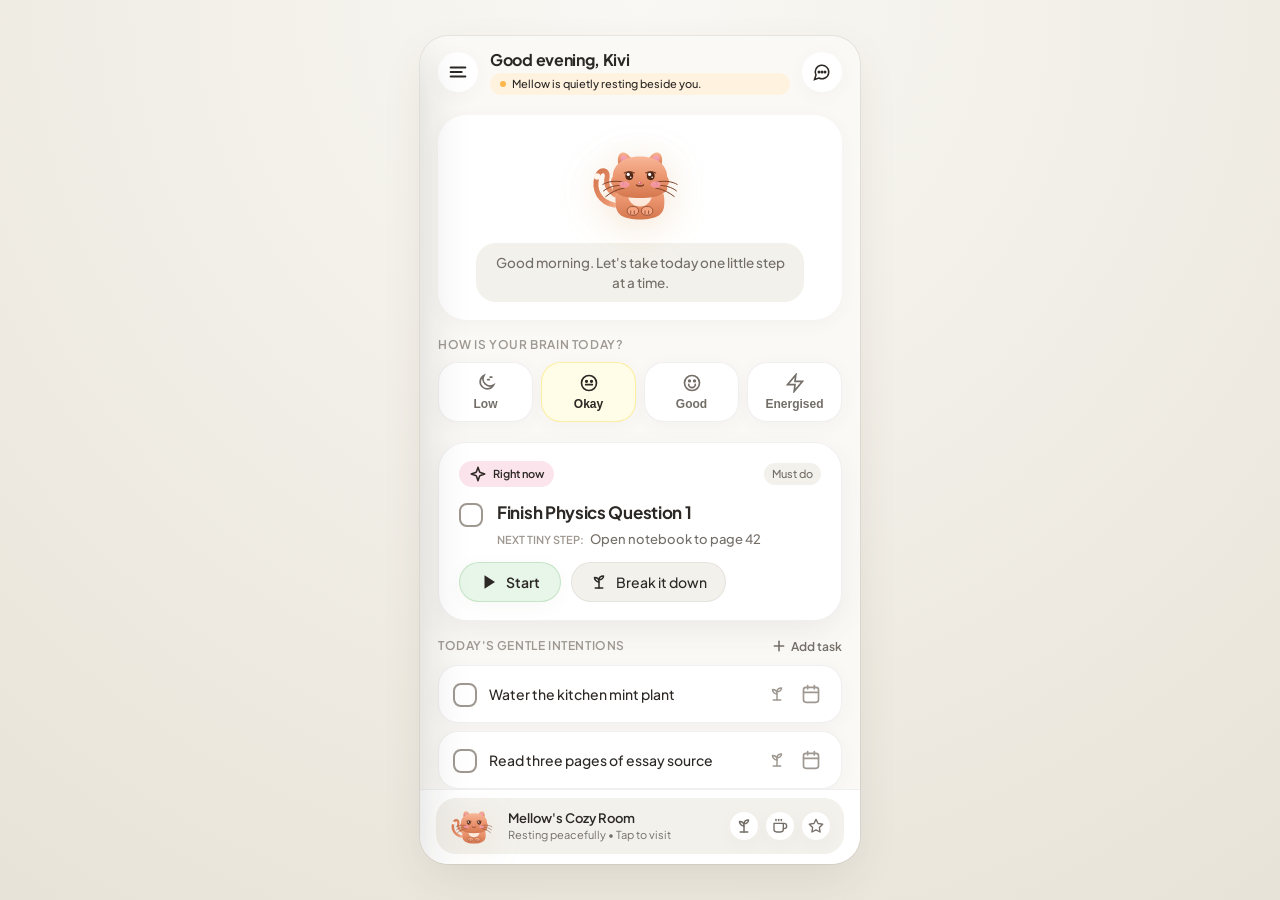
<file: index.html>
<!DOCTYPE html>
<html lang="en">
<head>
  <meta charset="UTF-8">
  <meta name="viewport" content="width=device-width, initial-scale=1.0, maximum-scale=1.0, user-scalable=no, viewport-fit=cover">
  <title>Mellow — Productivity that works for you</title>
  <link rel="preconnect" href="https://fonts.googleapis.com">
  <link rel="preconnect" href="https://fonts.gstatic.com" crossorigin>
  <link href="https://fonts.googleapis.com/css2?family=Plus+Jakarta+Sans:wght@400;500;600;700&display=swap" rel="stylesheet">
  <link rel="stylesheet" href="css/style.css">
</head>
<body>

 
  <div class="mobile-outer-wrapper">

    <svg aria-hidden="true" style="position: absolute; width: 0; height: 0; overflow: hidden; pointer-events: none;">
      <defs>
        <linearGradient id="catFurGrad" x1="0%" y1="0%" x2="0%" y2="100%">
          <stop offset="0%" stop-color="#F8B696"/>
          <stop offset="55%" stop-color="#E9926B"/>
          <stop offset="100%" stop-color="#D4774E"/>
        </linearGradient>
        <linearGradient id="catChestGrad" x1="0%" y1="0%" x2="0%" y2="100%">
          <stop offset="0%" stop-color="#FFF4ED"/>
          <stop offset="100%" stop-color="#FDE5D5"/>
        </linearGradient>
        <linearGradient id="catEarInner" x1="0%" y1="0%" x2="0%" y2="100%">
          <stop offset="0%" stop-color="#F6A8B9"/>
          <stop offset="100%" stop-color="#EA8A9F"/>
        </linearGradient>
        <linearGradient id="catTailGrad" x1="0%" y1="0%" x2="100%" y2="100%">
          <stop offset="0%" stop-color="#D4774E"/>
          <stop offset="70%" stop-color="#E9926B"/>
          <stop offset="100%" stop-color="#F8B696"/>
        </linearGradient>
      </defs>
    </svg>

    <div class="mobile-device-shell">
      
    
      <div id="auth-screen-overlay" class="auth-screen-overlay hidden">
        <div class="auth-screen-inner">
          <div class="auth-brand-badge">
            <span class="mellow-badge-icon auth-cat-logo">
              <img src="public/mellow-logo-cat.png" alt="Mellow Cat" class="auth-cat-logo-img">
            </span>
            <div class="auth-brand-text">
              <h1 class="auth-brand-name">Mellow</h1>
              <span class="auth-brand-tagline">productivity that works for you</span>
            </div>
          </div>
          <div id="auth-form-container" class="auth-card-container">
      
          </div>
        </div>
      </div>




     
      <header class="app-top-bar">
        <button id="sidebar-toggle-btn" class="nav-drawer-toggle" aria-label="Open navigation menu">
          <svg viewBox="0 0 24 24" width="22" height="22" fill="none" stroke="currentColor" stroke-width="2.2" stroke-linecap="round"><line x1="4" y1="7" x2="20" y2="7"></line><line x1="4" y1="12" x2="16" y2="12"></line><line x1="4" y1="17" x2="20" y2="17"></line></svg>
        </button>

        <div class="top-bar-content">
          <h1 id="top-bar-greeting-text" class="top-greeting-heading">Good morning, Kivi</h1>
      
          <div id="top-recent-notification-pill" class="recent-notification-pill hidden" onclick="App.dismissNotification()">
            <span class="notif-dot"></span>
            <span id="top-notification-text" class="notif-text">Mellow is quietly resting beside you.</span>
          </div>
        </div>

        <button id="top-park-fab" class="top-park-fab" onclick="TaskManager.openParkModal()" title="Park a distracting thought" aria-label="Park thought">
          <svg viewBox="0 0 24 24" width="18" height="18" fill="none" stroke="currentColor" stroke-width="2" stroke-linecap="round"><path d="M7.9 20A9 9 0 1 0 4 16.1L2 22Z"></path><circle cx="8" cy="12" r="1" fill="currentColor"></circle><circle cx="12" cy="12" r="1" fill="currentColor"></circle><circle cx="16" cy="12" r="1" fill="currentColor"></circle></svg>
        </button>
      </header>


      <main class="app-screen-viewport">

        <section id="screen-home" class="app-screen active">
         
          <div class="home-hero-card">
            <div id="home-mellow-illustration" class="mellow-companion-box">
             
            </div>
            <div class="mellow-dialogue-box">
              <p id="home-mellow-supportive-text" class="mellow-speech-text">
                Good morning. Let's take today one little step at a time.
              </p>
            </div>
          </div>

          
          <div id="energy-checkin-section" class="energy-checkin-section">
            <span class="section-micro-label">How is your brain today?</span>
            <div class="energy-chips-grid">
              <button class="energy-chip" data-energy="low" title="Low energy">
                <span class="energy-icon">
                  <svg viewBox="0 0 24 24" width="20" height="20" fill="none" stroke="currentColor" stroke-width="2" stroke-linecap="round"><path d="M21 14.5A8.5 8.5 0 0 1 9.5 3a8.5 8.5 0 1 0 11.5 11.5Z"></path><line x1="14" y1="8" x2="16" y2="8"></line><line x1="17" y1="5" x2="19" y2="5"></line></svg>
                </span>
                <span class="energy-title">Low</span>
              </button>
              <button class="energy-chip active" data-energy="okay" title="Okay energy">
                <span class="energy-icon">
                  <svg viewBox="0 0 24 24" width="20" height="20" fill="none" stroke="currentColor" stroke-width="2" stroke-linecap="round"><circle cx="12" cy="12" r="9"></circle><line x1="8" y1="14" x2="16" y2="14"></line><circle cx="9" cy="10" r="1" fill="currentColor"></circle><circle cx="15" cy="10" r="1" fill="currentColor"></circle></svg>
                </span>
                <span class="energy-title">Okay</span>
              </button>
              <button class="energy-chip" data-energy="good" title="Good energy">
                <span class="energy-icon">
                  <svg viewBox="0 0 24 24" width="20" height="20" fill="none" stroke="currentColor" stroke-width="2" stroke-linecap="round"><circle cx="12" cy="12" r="9"></circle><path d="M8 13.5a4 4 0 0 0 8 0"></path><circle cx="9" cy="9.5" r="1" fill="currentColor"></circle><circle cx="15" cy="9.5" r="1" fill="currentColor"></circle></svg>
                </span>
                <span class="energy-title">Good</span>
              </button>
              <button class="energy-chip" data-energy="high" title="Energised">
                <span class="energy-icon">
                  <svg viewBox="0 0 24 24" width="20" height="20" fill="none" stroke="currentColor" stroke-width="2" stroke-linecap="round"><polygon points="13 2 3 14 12 14 11 22 21 10 12 10 13 2"></polygon></svg>
                </span>
                <span class="energy-title">Energised</span>
              </button>
            </div>
          </div>

       
          <div class="right-now-section">
            <div id="home-right-now-container">
             
            </div>
          </div>

        
          <div class="today-section">
            <div class="today-section-header">
              <span class="section-micro-label">Today's gentle intentions</span>
              <button class="inline-add-btn" onclick="App.openNewTaskModal()">
                <svg viewBox="0 0 24 24" width="16" height="16" fill="none" stroke="currentColor" stroke-width="2.4" stroke-linecap="round"><line x1="12" y1="5" x2="12" y2="19"></line><line x1="5" y1="12" x2="19" y2="12"></line></svg>
                <span>Add task</span>
              </button>
            </div>
            <div id="home-today-list" class="today-tasks-list">
            
            </div>
          </div>

        
          <div class="parked-peek-banner" onclick="TaskManager.openParkModal()">
            <div class="parked-peek-left">
              <span class="peek-icon">
                <svg viewBox="0 0 24 24" width="18" height="18" fill="none" stroke="currentColor" stroke-width="2" stroke-linecap="round"><path d="M7.9 20A9 9 0 1 0 4 16.1L2 22Z"></path><circle cx="8" cy="12" r="1" fill="currentColor"></circle><circle cx="12" cy="12" r="1" fill="currentColor"></circle><circle cx="16" cy="12" r="1" fill="currentColor"></circle></svg>
              </span>
              <div class="peek-text">
                <span class="peek-title">Got a sudden stray thought?</span>
                <span class="peek-sub">Park it safely so you don't have to carry it.</span>
              </div>
            </div>
            <span class="peek-arrow">
              <svg viewBox="0 0 24 24" width="16" height="16" fill="none" stroke="currentColor" stroke-width="2.2" stroke-linecap="round"><line x1="5" y1="12" x2="19" y2="12"></line><polyline points="12 5 19 12 12 19"></polyline></svg>
            </span>
          </div>
        </section>

        
        <section id="screen-plan" class="app-screen">
          <div class="plan-header-card">
            <h2 class="screen-title">Gentle Plan</h2>
            <p class="screen-sub">Organized by your energy, not by pressure.</p>
          </div>

         
          <div class="calm-calendar-wrapper">
            <div class="calm-calendar-month">
              <span class="calendar-month-name">September 2026</span>
              <span class="calendar-subtle-hint">Flexible dates</span>
            </div>
            <div class="calendar-days-strip">
              <div class="cal-day-cell past">
                <span class="cal-day-name">Tue</span>
                <span class="cal-day-num">8</span>
              </div>
              <div class="cal-day-cell past">
                <span class="cal-day-name">Wed</span>
                <span class="cal-day-num">9</span>
              </div>
              <div class="cal-day-cell past">
                <span class="cal-day-name">Thu</span>
                <span class="cal-day-num">10</span>
              </div>
              <div class="cal-day-cell active-today">
                <span class="cal-day-name">Fri</span>
                <span class="cal-day-num">11</span>
                <span class="today-dot"></span>
              </div>
              <div class="cal-day-cell">
                <span class="cal-day-name">Sat</span>
                <span class="cal-day-num">12</span>
              </div>
              <div class="cal-day-cell">
                <span class="cal-day-name">Sun</span>
                <span class="cal-day-num">13</span>
              </div>
              <div class="cal-day-cell">
                <span class="cal-day-name">Mon</span>
                <span class="cal-day-num">14</span>
              </div>
            </div>
          </div>

         
          <div class="plan-buckets-container">
            <div class="capacity-bucket must-do">
              <div class="bucket-header">
                <span class="bucket-icon">
                  <svg viewBox="0 0 24 24" width="16" height="16" fill="none" stroke="currentColor" stroke-width="2" stroke-linecap="round"><circle cx="12" cy="12" r="10"></circle><line x1="12" y1="8" x2="12" y2="12"></line><line x1="12" y1="16" x2="12.01" y2="16"></line></svg>
                </span>
                <div class="bucket-title-group">
                  <h3 class="bucket-title">Must Do</h3>
                  <span class="bucket-desc">Essential items for peace of mind</span>
                </div>
              </div>
              <div id="plan-bucket-must" class="bucket-items-list"></div>
            </div>

            <div class="capacity-bucket would-nice">
              <div class="bucket-header">
                <span class="bucket-icon">
                  <svg viewBox="0 0 24 24" width="16" height="16" fill="none" stroke="currentColor" stroke-width="2" stroke-linecap="round"><path d="m12 3-1.9 5.8a2 2 0 0 1-1.3 1.3L3 12l5.8 1.9a2 2 0 0 1 1.3 1.3L12 21l1.9-5.8a2 2 0 0 1 1.3-1.3L21 12l-5.8-1.9a2 2 0 0 1-1.3-1.3Z"></path></svg>
                </span>
                <div class="bucket-title-group">
                  <h3 class="bucket-title">Would Be Nice</h3>
                  <span class="bucket-desc">Optional if time opens up comfortably</span>
                </div>
              </div>
              <div id="plan-bucket-nice" class="bucket-items-list"></div>
            </div>

            <div class="capacity-bucket if-energy">
              <div class="bucket-header">
                <span class="bucket-icon">
                  <svg viewBox="0 0 24 24" width="16" height="16" fill="none" stroke="currentColor" stroke-width="2" stroke-linecap="round"><path d="M7 20h10"></path><path d="M12 20v-8"></path><path d="M12 12c-3.5 0-6-3-6-6 4 0 6 2.5 6 6Z"></path></svg>
                </span>
                <div class="bucket-title-group">
                  <h3 class="bucket-title">If I Have Energy</h3>
                  <span class="bucket-desc">Flexible tasks without any deadline</span>
                </div>
              </div>
              <div id="plan-bucket-energy" class="bucket-items-list"></div>
            </div>
          </div>

          <div class="plan-add-floating-row">
            <button class="primary-pill-btn full-width" onclick="App.openNewTaskModal()">
              <svg viewBox="0 0 24 24" width="18" height="18" fill="none" stroke="currentColor" stroke-width="2.2" stroke-linecap="round"><line x1="12" y1="5" x2="12" y2="19"></line><line x1="5" y1="12" x2="19" y2="12"></line></svg>
              <span>Add task to plan</span>
            </button>
          </div>
        </section>

       
        <section id="screen-focus" class="app-screen">
          <div class="focus-screen-wrapper">
            
            
            <div class="focus-task-bar" onclick="FocusSession.openTaskSelector()">
              <span class="focus-task-icon">
                <svg viewBox="0 0 24 24" width="18" height="18" fill="none" stroke="currentColor" stroke-width="2" stroke-linecap="round"><path d="M17 3a2.828 2.828 0 1 1 4 4L7.5 20.5 2 22l1.5-5.5L17 3z"></path></svg>
              </span>
              <div class="focus-task-texts">
                <span class="focus-task-pre">Working on:</span>
                <span id="focus-current-task-title" class="focus-task-current">Finish Physics Question 1</span>
              </div>
              <span class="focus-task-switch">Switch</span>
            </div>

           
            <div class="focus-mode-selector">
              <button class="focus-mode-chip" data-mode="tiny">Tiny • 10m</button>
              <button class="focus-mode-chip" data-mode="short">Short • 15m</button>
              <button class="focus-mode-chip active" data-mode="classic">Classic • 25m</button>
              <button class="focus-mode-chip" data-mode="deep">Deep • 45m</button>
              <button class="focus-mode-chip" data-mode="open">Open • No timer</button>
            </div>

          
            <div class="focus-timer-card">
              <div id="focus-cat-display" class="focus-mellow-center">
      
              </div>
              <div class="focus-timer-numeric">
                <span id="focus-timer-text" class="timer-digits">25:00</span>
                <span id="focus-timer-sub" class="timer-sub-text">remaining gently</span>
              </div>

           
              <div class="focus-main-controls">
                <button id="focus-play-btn" class="primary-pill-btn focus-action-btn" onclick="FocusSession.toggleTimerPlay()">
                  <svg viewBox="0 0 24 24" width="18" height="18" fill="currentColor"><polygon points="6 3 20 12 6 21 6 3"></polygon></svg>
                  <span>Start</span>
                </button>
                <button id="focus-stop-btn" class="secondary-pill-btn focus-stop-btn" style="display:none;" onclick="FocusSession.stopTimer()">
                  <svg viewBox="0 0 24 24" width="16" height="16" fill="currentColor"><rect x="5" y="5" width="14" height="14" rx="2"></rect></svg>
                  <span>Finish early</span>
                </button>
              </div>

              <div class="focus-park-trigger">
                <button class="subtle-park-btn" onclick="TaskManager.openParkModal()">
                  <svg viewBox="0 0 24 24" width="16" height="16" fill="none" stroke="currentColor" stroke-width="2" stroke-linecap="round"><path d="M7.9 20A9 9 0 1 0 4 16.1L2 22Z"></path><circle cx="8" cy="12" r="1" fill="currentColor"></circle><circle cx="12" cy="12" r="1" fill="currentColor"></circle><circle cx="16" cy="12" r="1" fill="currentColor"></circle></svg>
                  <span>Park a sudden thought</span>
                </button>
              </div>
            </div>

         
            <div class="focus-sound-console">
              <div class="sound-console-header">
                <div class="sound-title-group">
                  <span class="sound-icon">
                    <svg viewBox="0 0 24 24" width="18" height="18" fill="none" stroke="currentColor" stroke-width="2" stroke-linecap="round"><path d="M3 18v-6a9 9 0 0 1 18 0v6"></path><path d="M21 19a2 2 0 0 1-2 2h-1a2 2 0 0 1-2-2v-3a2 2 0 0 1 2-2h3zM3 19a2 2 0 0 0 2 2h1a2 2 0 0 0 2-2v-3a2 2 0 0 0-2-2H3z"></path></svg>
                  </span>
                  <div>
                    <span class="sound-label">Ambient Soundscape</span>
                    <span id="audio-current-name" class="sound-current-track">Silence</span>
                  </div>
                </div>
                <button id="audio-play-toggle" class="audio-toggle-btn" onclick="FocusAudio.togglePlay()" aria-label="Toggle audio">
                  <svg viewBox="0 0 24 24" width="18" height="18" fill="currentColor"><polygon points="6 3 20 12 6 21 6 3"></polygon></svg>
                </button>
              </div>

        
              <div class="sound-chips-row">
                <button class="sound-chip active" data-track="silence" onclick="FocusAudio.selectTrack('silence')">
                  Silence
                </button>
                <button class="sound-chip" data-track="brown" onclick="FocusAudio.selectTrack('brown')">
                  Brown noise
                </button>
                <button class="sound-chip" data-track="rain" onclick="FocusAudio.selectTrack('rain')">
                  Rain
                </button>
                <button class="sound-chip" data-track="lofi" onclick="FocusAudio.selectTrack('lofi')">
                  Lofi
                </button>
                <button class="sound-chip" data-track="ocean" onclick="FocusAudio.selectTrack('ocean')">
                  Ocean
                </button>
                <button class="sound-chip" data-track="cafe" onclick="FocusAudio.selectTrack('cafe')">
                  Cafe
                </button>
                <button class="sound-chip" data-track="ambient" onclick="FocusAudio.selectTrack('ambient')">
                  Ambient
                </button>
              </div>

       
              <div class="volume-slider-row">
                <span class="volume-icon">
                  <svg viewBox="0 0 24 24" width="16" height="16" fill="none" stroke="currentColor" stroke-width="2" stroke-linecap="round"><polygon points="11 5 6 9 2 9 2 15 6 15 11 19 11 5"></polygon><path d="M15.54 8.46a5 5 0 0 1 0 7.07"></path></svg>
                </span>
                <input type="range" min="0" max="1" step="0.05" value="0.45" class="mellow-range" oninput="FocusAudio.setVolume(this.value)">
              </div>
            </div>

          </div>
        </section>

      
        <section id="screen-community" class="app-screen">
          <div class="community-header-card">
            <div class="comm-header-top">
              <div>
                <h2 class="screen-title">Community</h2>
                <p class="screen-sub">Kind encouragement. Zero pressure or followers.</p>
              </div>
              <button class="primary-pill-btn small-btn" onclick="Community.openComposer()">
                <svg viewBox="0 0 24 24" width="16" height="16" fill="none" stroke="currentColor" stroke-width="2" stroke-linecap="round"><path d="m12 3-1.9 5.8a2 2 0 0 1-1.3 1.3L3 12l5.8 1.9a2 2 0 0 1 1.3 1.3L12 21l1.9-5.8a2 2 0 0 1 1.3-1.3L21 12l-5.8-1.9a2 2 0 0 1-1.3-1.3Z"></path></svg>
                <span>I did a thing</span>
              </button>
            </div>

       
            <div class="body-doubling-section">
              <span class="doubling-label">
                <svg viewBox="0 0 24 24" width="14" height="14" fill="none" stroke="currentColor" stroke-width="2" stroke-linecap="round"><circle cx="12" cy="12" r="9"></circle><path d="M12 20v-8"></path></svg>
                Others focusing right now
              </span>
              <div id="body-doubling-scroll" class="doubling-cards-scroll">
        
              </div>
            </div>

           
            <div class="community-category-bar">
              <button class="comm-filter-pill active" data-cat="all" onclick="Community.setCategory('all')">All</button>
              <button class="comm-filter-pill" data-cat="wins" onclick="Community.setCategory('wins')">Tiny Wins</button>
              <button class="comm-filter-pill" data-cat="tips" onclick="Community.setCategory('tips')">Tips</button>
              <button class="comm-filter-pill" data-cat="talk" onclick="Community.setCategory('talk')">Talk</button>
              <button class="comm-filter-pill" data-cat="share" onclick="Community.setCategory('share')">Quiet Share</button>
            </div>
          </div>

          
          <div id="community-feed-container" class="community-feed-list">
           
          </div>
        </section>

     
        <section id="screen-reset" class="app-screen">
          <div class="reset-header-card">
            <h2 class="screen-title">Reset</h2>
            <p class="screen-sub">Pause, soften your shoulders, and regulate gently.</p>

          
            <div class="reset-tabs-nav">
              <button class="reset-tool-tab active" data-tool="breathe">Breathe</button>
              <button class="reset-tool-tab" data-tool="twomin">2-min Reset</button>
              <button class="reset-tool-tab" data-tool="dump">Brain Dump</button>
              <button class="reset-tool-tab" data-tool="move">Move</button>
              <button class="reset-tool-tab" data-tool="comfort">Comfort</button>
            </div>
          </div>

    
          <div id="reset-panel-breathe" class="reset-tool-panel active">
            <div class="breathe-interactive-card">
              <div class="breathing-circle-wrap">
                <div id="breathing-visual-circle" class="breathing-circle inhale">
                  <span id="breathing-phase-label" class="breathing-label">Inhale gently</span>
                </div>
              </div>
              <p class="breathe-subtle-hint">4 seconds in • 4 seconds hold • 4 seconds out • 4 seconds rest</p>
            </div>
          </div>

        
          <div id="reset-panel-twomin" class="reset-tool-panel">
            <div class="two-min-reset-card">
              <span class="two-min-digits" id="two-min-countdown">02:00</span>
              <p id="two-min-prompt-text" class="two-min-prompt">Let your hands rest comfortably in your lap.</p>
              <button id="two-min-start-btn" class="primary-pill-btn" onclick="ResetTools.startTwoMinReset()">
                Start 2-min reset
              </button>
            </div>
          </div>

      
          <div id="reset-panel-dump" class="reset-tool-panel">
            <div class="brain-dump-card">
              <span class="subtle-label">Private thought offload (saved locally):</span>
              <textarea id="braindump-textarea" class="braindump-textarea" placeholder="Type whatever is cluttering your thoughts... No formatting required." oninput="ResetTools.saveBrainDump()"></textarea>
              <div class="dump-actions-bar">
                <button class="pill-chip-btn" onclick="ResetTools.turnBrainDumpIntoTask()">
                  <svg viewBox="0 0 24 24" width="16" height="16" fill="none" stroke="currentColor" stroke-width="2" stroke-linecap="round"><line x1="12" y1="5" x2="12" y2="19"></line><line x1="5" y1="12" x2="19" y2="12"></line></svg>
                  <span>Turn first line into task</span>
                </button>
                <button class="subtle-text-btn" onclick="ResetTools.clearBrainDump()">Clear mind</button>
              </div>
            </div>
          </div>

       
          <div id="reset-panel-move" class="reset-tool-panel">
            <div id="move-prompts-list" class="move-prompts-container">

            </div>
          </div>

  
          <div id="reset-panel-comfort" class="reset-tool-panel">
            <div class="comfort-deck-wrapper">
              <div id="comfort-card-display" class="comfort-card-slot">
         
              </div>
              <div class="comfort-nav-buttons">
                <button class="icon-round-btn" onclick="ResetTools.prevComfortCard()" aria-label="Previous comfort card">
                  <svg viewBox="0 0 24 24" width="18" height="18" fill="none" stroke="currentColor" stroke-width="2.2" stroke-linecap="round"><polyline points="15 18 9 12 15 6"></polyline></svg>
                </button>
                <span class="comfort-deck-hint">Tap for next thought</span>
                <button class="icon-round-btn" onclick="ResetTools.nextComfortCard()" aria-label="Next comfort card">
                  <svg viewBox="0 0 24 24" width="18" height="18" fill="none" stroke="currentColor" stroke-width="2.2" stroke-linecap="round"><polyline points="9 18 15 12 9 6"></polyline></svg>
                </button>
              </div>
            </div>
          </div>
        </section>

 
        <section id="screen-room" class="app-screen">
          <div class="room-screen-header">
            <button class="screen-back-btn" onclick="App.switchScreen('home')" aria-label="Back to home">
              <svg viewBox="0 0 24 24" width="20" height="20" fill="none" stroke="currentColor" stroke-width="2.2" stroke-linecap="round"><polyline points="15 18 9 12 15 6"></polyline></svg>
            </button>
            <h2 class="screen-title">Mellow's Cozy Room</h2>
          </div>
          <div id="full-room-container">
         
          </div>
        </section>

     \
        <section id="screen-account" class="app-screen">
          <div class="room-screen-header">
            <button class="screen-back-btn" onclick="App.switchScreen('home')" aria-label="Back to home">
              <svg viewBox="0 0 24 24" width="20" height="20" fill="none" stroke="currentColor" stroke-width="2.2" stroke-linecap="round"><polyline points="15 18 9 12 15 6"></polyline></svg>
            </button>
            <h2 class="screen-title">Account & Settings</h2>
          </div>
          <div id="account-settings-container">
           
          </div>
        </section>

      </main>

     
      <footer id="bottom-mellow-home-bar" class="bottom-mellow-home-area">
    
      </footer>

    


    
  <div id="sidebar-overlay" class="sidebar-backdrop-overlay"></div>
  <aside id="slide-sidebar" class="slide-navigation-sidebar" aria-label="Main Navigation">
    <div class="sidebar-header">
      <div class="sidebar-app-branding">
        <span class="mellow-badge-icon mellow-logo-icon">
          <img src="public/mellow-logo-cat.png" alt="Mellow Cat" class="sidebar-cat-logo-img">
        </span>
        <div class="branding-texts">
          <span class="branding-title">Mellow</span>
          <span class="branding-tagline">productivity that works for you</span>
        </div>
      </div>
      <button id="sidebar-close-btn" class="icon-round-btn" aria-label="Close navigation">
        <svg viewBox="0 0 24 24" width="20" height="20" fill="none" stroke="currentColor" stroke-width="2.2" stroke-linecap="round"><line x1="18" y1="6" x2="6" y2="18"></line><line x1="6" y1="6" x2="18" y2="18"></line></svg>
      </button>
    </div>


    <div class="sidebar-user-card" onclick="App.switchScreen('account'); App.closeSidebar();">
      <div id="sidebar-user-avatar" class="sidebar-avatar-wrap"></div>
      <div class="sidebar-user-details">
        <span id="sidebar-user-name" class="sidebar-name">Kivi</span>
        <span class="sidebar-account-sub">View profile & settings</span>
      </div>
      <span class="sidebar-user-arrow">
        <svg viewBox="0 0 24 24" width="16" height="16" fill="none" stroke="currentColor" stroke-width="2" stroke-linecap="round"><polyline points="9 18 15 12 9 6"></polyline></svg>
      </span>
    </div>

 
    <nav class="sidebar-links-list">
      <button class="sidebar-nav-item active" data-screen="home">
        <span class="nav-icon">
          <svg viewBox="0 0 24 24" width="20" height="20" fill="none" stroke="currentColor" stroke-width="2" stroke-linecap="round"><path d="m3 9 9-7 9 7v11a2 2 0 0 1-2 2H5a2 2 0 0 1-2-2z"></path><polyline points="9 22 9 12 15 12 15 22"></polyline></svg>
        </span>
        <span class="nav-text">Home</span>
      </button>

      <button class="sidebar-nav-item" data-screen="plan">
        <span class="nav-icon">
          <svg viewBox="0 0 24 24" width="20" height="20" fill="none" stroke="currentColor" stroke-width="2" stroke-linecap="round"><rect x="3" y="4" width="18" height="18" rx="3" ry="3"></rect><line x1="16" y1="2" x2="16" y2="6"></line><line x1="8" y1="2" x2="8" y2="6"></line><line x1="3" y1="10" x2="21" y2="10"></line></svg>
        </span>
        <span class="nav-text">Plan</span>
      </button>

      <button class="sidebar-nav-item" data-screen="focus">
        <span class="nav-icon">
          <svg viewBox="0 0 24 24" width="20" height="20" fill="none" stroke="currentColor" stroke-width="2" stroke-linecap="round"><path d="M3 18v-6a9 9 0 0 1 18 0v6"></path><path d="M21 19a2 2 0 0 1-2 2h-1a2 2 0 0 1-2-2v-3a2 2 0 0 1 2-2h3zM3 19a2 2 0 0 0 2 2h1a2 2 0 0 0 2-2v-3a2 2 0 0 0-2-2H3z"></path></svg>
        </span>
        <span class="nav-text">Focus</span>
      </button>

      <button class="sidebar-nav-item" data-screen="community">
        <span class="nav-icon">
          <svg viewBox="0 0 24 24" width="20" height="20" fill="none" stroke="currentColor" stroke-width="2" stroke-linecap="round"><path d="M17 21v-2a4 4 0 0 0-4-4H5a4 4 0 0 0-4 4v2"></path><circle cx="9" cy="7" r="4"></circle><path d="M23 21v-2a4 4 0 0 0-3-3.87"></path><path d="M16 3.13a4 4 0 0 1 0 7.75"></path></svg>
        </span>
        <span class="nav-text">Community</span>
      </button>

      <button class="sidebar-nav-item" data-screen="reset">
        <span class="nav-icon">
          <svg viewBox="0 0 24 24" width="20" height="20" fill="none" stroke="currentColor" stroke-width="2" stroke-linecap="round"><path d="M17.5 19H9a7 7 0 1 1 6.71-9h1.79a4.5 4.5 0 1 1 0 9Z"></path></svg>
        </span>
        <span class="nav-text">Reset</span>
      </button>

      <div class="sidebar-divider"></div>

      <button class="sidebar-nav-item" data-screen="room">
        <span class="nav-icon">
          <svg viewBox="0 0 24 24" width="20" height="20" fill="none" stroke="currentColor" stroke-width="2" stroke-linecap="round"><path d="M3 21h18"></path><path d="M5 21V7l7-4 7 4v14"></path><path d="M9 14h6v7H9z"></path></svg>
        </span>
        <span class="nav-text">Mellow's Cozy Room</span>
      </button>

      <button class="sidebar-nav-item" data-screen="account">
        <span class="nav-icon">
          <svg viewBox="0 0 24 24" width="20" height="20" fill="none" stroke="currentColor" stroke-width="2" stroke-linecap="round"><circle cx="12" cy="12" r="3"></circle><path d="M19.4 15a1.65 1.65 0 0 0 .33 1.82l.06.06a2 2 0 0 1 0 2.83 2 2 0 0 1-2.83 0l-.06-.06a1.65 1.65 0 0 0-1.82-.33 1.65 1.65 0 0 0-1 1.51V21a2 2 0 0 1-2 2 2 2 0 0 1-2-2v-.09A1.65 1.65 0 0 0 9 19.4a1.65 1.65 0 0 0-1.82.33l-.06.06a2 2 0 0 1-2.83 0 2 2 0 0 1 0-2.83l.06-.06a1.65 1.65 0 0 0 .33-1.82 1.65 1.65 0 0 0-1.51-1H3a2 2 0 0 1-2-2 2 2 0 0 1 2-2h.09A1.65 1.65 0 0 0 4.6 9a1.65 1.65 0 0 0-.33-1.82l-.06-.06a2 2 0 0 1 0-2.83 2 2 0 0 1 2.83 0l.06.06a1.65 1.65 0 0 0 1.82.33H9a1.65 1.65 0 0 0 1-1.51V3a2 2 0 0 1 2-2 2 2 0 0 1 2 2v.09a1.65 1.65 0 0 0 1 1.51 1.65 1.65 0 0 0 1.82-.33l.06-.06a2 2 0 0 1 2.83 0 2 2 0 0 1 0 2.83l-.06.06a1.65 1.65 0 0 0-.33 1.82V9a1.65 1.65 0 0 0 1.51 1H21a2 2 0 0 1 2 2 2 2 0 0 1-2 2h-.09a1.65 1.65 0 0 0-1.51 1z"></path></svg>
        </span>
        <span class="nav-text">Settings & Profile</span>
      </button>
    </nav>

   
    <div class="sidebar-footer">
      <button class="theme-quick-toggle-btn" onclick="App.toggleTheme()">
        <span id="sidebar-theme-icon" class="theme-icon">
          <svg viewBox="0 0 24 24" width="18" height="18" fill="none" stroke="currentColor" stroke-width="2" stroke-linecap="round"><path d="M21 12.79A9 9 0 1 1 11.21 3 7 7 0 0 0 21 12.79z"></path></svg>
        </span>
        <span>Toggle Dark Theme</span>
      </button>
      <button class="sidebar-signout-btn" onclick="AuthManager.signOut(); App.closeSidebar();">
        <svg viewBox="0 0 24 24" width="16" height="16" fill="none" stroke="currentColor" stroke-width="2" stroke-linecap="round"><path d="M9 21H5a2 2 0 0 1-2-2V5a2 2 0 0 1 2-2h4"></path><polyline points="16 17 21 12 16 7"></polyline><line x1="21" y1="12" x2="9" y2="12"></line></svg>
        <span>Sign Out</span>
      </button>
    </div>
  </aside>




  <div id="breakdown-modal" class="mellow-modal-sheet">
    <div class="modal-backdrop" onclick="TaskManager.closeBreakdownModal()"></div>
    <div class="modal-sheet-card">
      <div class="sheet-drag-handle"></div>
      <div class="breakdown-body"></div>
    </div>
  </div>


  <div id="park-modal" class="mellow-modal-sheet">
    <div class="modal-backdrop" onclick="TaskManager.closeParkModal()"></div>
    <div class="modal-sheet-card">
      <div class="sheet-drag-handle"></div>
      <div class="park-sheet-header">
        <div class="park-title-group">
          <span class="thought-badge-icon">
            <svg viewBox="0 0 24 24" width="20" height="20" fill="none" stroke="currentColor" stroke-width="2" stroke-linecap="round"><path d="M7.9 20A9 9 0 1 0 4 16.1L2 22Z"></path><circle cx="8" cy="12" r="1" fill="currentColor"></circle><circle cx="12" cy="12" r="1" fill="currentColor"></circle><circle cx="16" cy="12" r="1" fill="currentColor"></circle></svg>
          </span>
          <h3 class="sheet-title">Park a Thought</h3>
        </div>
        <button class="icon-round-btn" onclick="TaskManager.closeParkModal()">
          <svg viewBox="0 0 24 24" width="18" height="18" fill="none" stroke="currentColor" stroke-width="2.2" stroke-linecap="round"><line x1="18" y1="6" x2="6" y2="18"></line><line x1="6" y1="6" x2="18" y2="18"></line></svg>
        </button>
      </div>

      <p class="subtle-note">Offload distractions so your working memory stays free.</p>

      <div class="park-input-group">
        <input type="text" id="park-input" placeholder="e.g. Email Julia about the lecture slides..." class="mellow-input" onkeydown="if(event.key==='Enter') TaskManager.saveParkedThought()">
        <button class="primary-pill-btn" onclick="TaskManager.saveParkedThought()">Park it</button>
      </div>

      <div id="park-mellow-feedback" class="park-feedback-toast">
        <span class="feedback-cat">
          <svg viewBox="0 0 24 24" width="18" height="18" fill="none" stroke="currentColor" stroke-width="2" stroke-linecap="round"><circle cx="12" cy="12" r="9"></circle><path d="M8 12c1.5-2 3.5-2 4 0s2.5 2 4 0"></path></svg>
        </span>
        <span>Got it. You can come back to that later.</span>
      </div>

      <div class="parked-section-sub">
        <span class="subtle-label">Currently parked thoughts:</span>
        <div id="parked-items-list" class="parked-items-list"></div>
      </div>
    </div>
  </div>


  <div id="reschedule-modal" class="mellow-modal-sheet">
    <div class="modal-backdrop" onclick="TaskManager.closeRescheduleModal()"></div>
    <div class="modal-sheet-card">
      <div class="sheet-drag-handle"></div>
      <div class="reschedule-body"></div>
    </div>
  </div>

  
  <div id="new-task-modal" class="mellow-modal-sheet">
    <div class="modal-backdrop" onclick="App.closeNewTaskModal()"></div>
    <div class="modal-sheet-card">
      <div class="sheet-drag-handle"></div>
      <div class="new-task-sheet-header">
        <h3 class="sheet-title">New Gentle Task</h3>
        <button class="icon-round-btn" onclick="App.closeNewTaskModal()">
          <svg viewBox="0 0 24 24" width="18" height="18" fill="none" stroke="currentColor" stroke-width="2.2" stroke-linecap="round"><line x1="18" y1="6" x2="6" y2="18"></line><line x1="6" y1="6" x2="18" y2="18"></line></svg>
        </button>
      </div>

      <div class="new-task-form">
        <label class="subtle-label" for="new-task-input">What would you like to take care of?</label>
        <input type="text" id="new-task-input" placeholder="e.g. Read three pages of biology..." class="mellow-input" onkeydown="if(event.key==='Enter') App.submitNewTask()">

        <label class="subtle-label" for="new-task-bucket">Capacity bucket:</label>
        <select id="new-task-bucket" class="mellow-select">
          <option value="must">Must do (Important & essential)</option>
          <option value="nice" selected>Would be nice (Gentle & optional)</option>
          <option value="energy">If I have energy (Flexible)</option>
        </select>

        <div class="form-action-row">
          <button class="primary-pill-btn full-width" onclick="App.submitNewTask()">Save task</button>
        </div>
      </div>
    </div>
  </div>

  
  <div id="composer-modal" class="mellow-modal-sheet">
    <div class="modal-backdrop" onclick="Community.closeComposer()"></div>
    <div class="modal-sheet-card">
      <div class="sheet-drag-handle"></div>
      <div class="composer-header">
        <h3 class="sheet-title">Share with Community</h3>
        <button class="icon-round-btn" onclick="Community.closeComposer()">
          <svg viewBox="0 0 24 24" width="18" height="18" fill="none" stroke="currentColor" stroke-width="2.2" stroke-linecap="round"><line x1="18" y1="6" x2="6" y2="18"></line><line x1="6" y1="6" x2="18" y2="18"></line></svg>
        </button>
      </div>

  
      <div id="composer-user-preview" class="composer-profile-row"></div>

      <div class="composer-form">
        <label class="subtle-label" for="composer-category">Select category:</label>
        <select id="composer-category" class="mellow-select">
          <option value="wins">Tiny Win ("I did a thing!")</option>
          <option value="tips">Gentle Tip</option>
          <option value="talk">Talk & Thoughts</option>
          <option value="share">Quiet Share</option>
        </select>

        <label class="subtle-label" for="composer-text">Your note:</label>
        <textarea id="composer-text" class="mellow-textarea" placeholder="Even opening a tab or taking a sip of water is worth sharing..."></textarea>

        <div class="form-action-row">
          <button class="primary-pill-btn full-width" onclick="Community.submitPost()">Share warmly</button>
        </div>
      </div>
    </div>
  </div>


  <div id="task-picker-modal" class="mellow-modal-sheet">
    <div class="modal-backdrop" onclick="FocusSession.closeTaskSelector()"></div>
    <div class="modal-sheet-card">
      <div class="sheet-drag-handle"></div>
      <div class="picker-header">
        <h3 class="sheet-title">What are we working on?</h3>
        <button class="icon-round-btn" onclick="FocusSession.closeTaskSelector()">
          <svg viewBox="0 0 24 24" width="18" height="18" fill="none" stroke="currentColor" stroke-width="2.2" stroke-linecap="round"><line x1="18" y1="6" x2="6" y2="18"></line><line x1="6" y1="6" x2="18" y2="18"></line></svg>
        </button>
      </div>
      <div class="task-picker-body"></div>
    </div>
  </div>

 
  <div id="session-complete-modal" class="mellow-modal-sheet">
    <div class="modal-backdrop" onclick="FocusSession.closeCompleteModal()"></div>
    <div class="modal-sheet-card">
      <div class="sheet-drag-handle"></div>
      <div class="session-complete-body"></div>
    </div>
  </div>

 
  <div id="gift-modal" class="mellow-modal-sheet">
    <div class="modal-backdrop" onclick="MellowCat.closeGiftModal()"></div>
    <div class="modal-sheet-card">
      <div class="sheet-drag-handle"></div>
      <div class="gift-modal-body"></div>
    </div>
  </div>

    </div>
  </div>

 
  <script src="js/icons.js"></script>
  <script src="js/mellow.js"></script>
  <script src="js/audio.js"></script>
  <script src="js/tasks.js"></script>
  <script src="js/focus.js"></script>
  <script src="js/community.js"></script>
  <script src="js/reset.js"></script>
  <script src="js/tour.js"></script>
  <script src="js/auth.js"></script>
  <script src="js/app.js"></script>
</body>
</html>
</file>
<file: css/style.css>
:root {

  --bg-canvas: #FAF9F6;
  --bg-card: #FFFFFF;
  --bg-subtle: #F3F1EC;
  --bg-hover: #ECE9E1;
  --text-primary: #2C2825;
  --text-secondary: #746E68;
  --text-muted: #9E9891;
  --border-soft: rgba(0, 0, 0, 0.06);
  --border-focus: rgba(0, 0, 0, 0.14);

 
  --pastel-pink: #FCE4EC;
  --pastel-pink-dark: #E57373;
  --pastel-lavender: #EDE7F6;
  --pastel-lavender-dark: #9575CD;
  --pastel-blue: #E1F5FE;
  --pastel-blue-dark: #4FC3F7;
  --pastel-mint: #E8F5E9;
  --pastel-mint-dark: #81C784;
  --pastel-peach: #FFF3E0;
  --pastel-peach-dark: #FFB74D;
  --pastel-yellow: #FFFDE7;
  --pastel-yellow-dark: #FDD835;
  --pastel-sage: #F1F8E9;
  --pastel-sage-dark: #9CCC65;


  --shadow-soft: 0 4px 20px -2px rgba(90, 75, 60, 0.05);
  --shadow-float: 0 12px 32px -4px rgba(90, 75, 60, 0.09);
  --shadow-modal: 0 20px 48px rgba(30, 25, 20, 0.16);

 
  --radius-xs: 8px;
  --radius-sm: 14px;
  --radius-md: 20px;
  --radius-lg: 28px;
  --radius-pill: 9999px;


  --font-main: 'Plus Jakarta Sans', -apple-system, BlinkMacSystemFont, sans-serif;
  --font-scale: 1;


  --transition-smooth: 0.28s cubic-bezier(0.16, 1, 0.3, 1);
  --transition-slow: 0.45s cubic-bezier(0.16, 1, 0.3, 1);
}


html.dark-theme {
  --bg-canvas: #16171D;
  --bg-card: #20222B;
  --bg-subtle: #272A36;
  --bg-hover: #313545;
  --text-primary: #ECE9E2;
  --text-secondary: #ACA69E;
  --text-muted: #7E7870;
  --border-soft: rgba(255, 255, 255, 0.07);
  --border-focus: rgba(255, 255, 255, 0.16);

  --pastel-pink: #34222B;
  --pastel-pink-dark: #F48FB1;
  --pastel-lavender: #2B2538;
  --pastel-lavender-dark: #CE93D8;
  --pastel-blue: #1E2833;
  --pastel-blue-dark: #81D4FA;
  --pastel-mint: #1C2B22;
  --pastel-mint-dark: #A5D6A7;
  --pastel-peach: #36281F;
  --pastel-peach-dark: #FFCC80;
  --pastel-yellow: #35321F;
  --pastel-yellow-dark: #FFF59D;
  --pastel-sage: #232D21;
  --pastel-sage-dark: #C5E1A5;

  --shadow-soft: 0 4px 20px -2px rgba(0, 0, 0, 0.25);
  --shadow-float: 0 12px 32px -4px rgba(0, 0, 0, 0.4);
  --shadow-modal: 0 20px 48px rgba(0, 0, 0, 0.6);
}


html.reduced-motion *,
html.reduced-motion *::before,
html.reduced-motion *::after {
  animation-duration: 0.001s !important;
  animation-iteration-count: 1 !important;
  transition-duration: 0.001s !important;
}


html.large-text {
  --font-scale: 1.14;
}


html.high-contrast {
  --border-soft: rgba(0, 0, 0, 0.25);
  --text-secondary: #3C3632;
}
html.dark-theme.high-contrast {
  --border-soft: rgba(255, 255, 255, 0.3);
  --text-secondary: #DDD8D0;
}


* {
  margin: 0;
  padding: 0;
  box-sizing: border-box;
  -webkit-tap-highlight-color: transparent;
}

body {
  font-family: var(--font-main);
  background-color: #EDE8DF;
  color: var(--text-primary);
  line-height: 1.45;
  font-size: calc(15px * var(--font-scale));
  user-select: none;
  overflow: hidden;
}

html.dark-theme body {
  background-color: #0E0F14;
}


.mobile-outer-wrapper {
  display: flex;
  align-items: center;
  justify-content: center;
  min-height: 100vh;
  min-height: 100dvh;
  padding: 16px;
  background: radial-gradient(circle at top, #FAF8F4 0%, #E7E3D8 100%);
}

html.dark-theme .mobile-outer-wrapper {
  background: radial-gradient(circle at top, #1A1B22 0%, #090A0D 100%);
}

.mobile-device-shell {
  width: 100%;
  max-width: 440px;
  height: min(880px, 92vh);
  background-color: var(--bg-canvas);
  border-radius: 28px;
  box-shadow: 0 16px 48px -8px rgba(70, 55, 45, 0.12),
              0 0 0 1px var(--border-soft);
  display: flex;
  flex-direction: column;
  position: relative;
  overflow: hidden;
}

html.dark-theme .mobile-device-shell {
  box-shadow: 0 16px 48px -8px rgba(0, 0, 0, 0.45),
              0 0 0 1px var(--border-soft);
}

@media (max-width: 600px) {
  .mobile-outer-wrapper {
    padding: 0;
    min-height: 100vh;
    min-height: 100dvh;
    height: 100dvh;
    background: var(--bg-canvas);
    align-items: stretch;
  }
  .mobile-device-shell {
    max-width: 100%;
    width: 100%;
    height: 100vh;
    height: 100dvh;
    min-height: 100dvh;
    border-radius: 0;
    box-shadow: none;
    border: none;
  }
}

.device-status-bar {
  display: none !important;
}


.app-top-bar {
  padding: 12px 18px 10px 18px;
  padding-top: max(12px, env(safe-area-inset-top));
  padding-left: max(18px, env(safe-area-inset-left));
  padding-right: max(18px, env(safe-area-inset-right));
  display: flex;
  align-items: center;
  gap: 12px;
  flex-shrink: 0;
  min-height: 58px;
  position: relative;
  z-index: 15;
}

.nav-drawer-toggle,
.top-park-fab {
  width: 40px;
  height: 40px;
  border-radius: var(--radius-pill);
  border: none;
  background-color: var(--bg-card);
  color: var(--text-primary);
  display: flex;
  align-items: center;
  justify-content: center;
  cursor: pointer;
  box-shadow: var(--shadow-soft);
  transition: transform var(--transition-smooth), background-color var(--transition-smooth);
}

.nav-drawer-toggle:active,
.top-park-fab:active {
  transform: scale(0.92);
}

.top-bar-content {
  flex: 1;
  display: flex;
  flex-direction: column;
  justify-content: center;
  min-width: 0;
}

.top-greeting-heading {
  font-size: calc(16px * var(--font-scale));
  font-weight: 700;
  letter-spacing: -0.3px;
  color: var(--text-primary);
  white-space: nowrap;
  overflow: hidden;
  text-overflow: ellipsis;
}


.recent-notification-pill {
  display: flex;
  align-items: center;
  gap: 6px;
  margin-top: 2px;
  background-color: var(--pastel-peach);
  color: var(--text-primary);
  padding: 3px 10px;
  border-radius: var(--radius-pill);
  font-size: 11px;
  font-weight: 500;
  max-width: 100%;
  cursor: pointer;
  transition: opacity var(--transition-smooth), transform var(--transition-smooth);
}

.recent-notification-pill.hidden {
  opacity: 0;
  pointer-events: none;
  transform: translateY(-4px);
  position: absolute;
  visibility: hidden;
}

.recent-notification-pill.visible {
  opacity: 1;
  pointer-events: auto;
  transform: translateY(0);
}

.notif-dot {
  width: 6px;
  height: 6px;
  border-radius: 50%;
  background-color: var(--pastel-peach-dark);
  flex-shrink: 0;
}

.notif-text {
  overflow: hidden;
  text-overflow: ellipsis;
  white-space: nowrap;
}


.app-screen-viewport {
  flex: 1;
  overflow-y: auto;
  overflow-x: hidden;
  position: relative;
  -webkit-overflow-scrolling: touch;
}

.app-screen-viewport::-webkit-scrollbar {
  display: none;
}


.app-screen {
  display: none;
  padding: 10px 18px 36px 18px;
  flex-direction: column;
  gap: 16px;
  opacity: 0;
  transform: translateY(6px);
  transition: opacity var(--transition-smooth), transform var(--transition-smooth);
}

.app-screen.active {
  display: flex;
  opacity: 1;
  transform: translateY(0);
}


.bottom-mellow-home-area {
  padding: 8px 16px;
  padding-bottom: max(10px, env(safe-area-inset-bottom));
  padding-left: max(16px, env(safe-area-inset-left));
  padding-right: max(16px, env(safe-area-inset-right));
  background-color: var(--bg-card);
  border-top: 1px solid var(--border-soft);
  flex-shrink: 0;
  z-index: 15;
}

.bottom-home-shelf {
  display: flex;
  align-items: center;
  justify-content: space-between;
  padding: 6px 14px;
  background-color: var(--bg-subtle);
  border-radius: var(--radius-md);
  cursor: pointer;
  transition: transform var(--transition-smooth), background-color var(--transition-smooth);
}

.bottom-home-shelf:hover {
  background-color: var(--bg-hover);
}

.bottom-home-shelf:active {
  transform: scale(0.98);
}

.bottom-mellow-visual {
  display: flex;
  align-items: center;
  gap: 10px;
}

.mini-cat-visual {
  width: 48px;
  height: 44px;
  display: flex;
  align-items: center;
  justify-content: center;
}

.bottom-mellow-info {
  display: flex;
  flex-direction: column;
}

.mellow-status-title {
  font-size: 13px;
  font-weight: 600;
  color: var(--text-primary);
}

.mellow-status-sub {
  font-size: 11px;
  color: var(--text-secondary);
}

.bottom-home-decor {
  display: flex;
  align-items: center;
  gap: 8px;
  color: var(--text-secondary);
}

.decor-glyph {
  width: 28px;
  height: 28px;
  border-radius: var(--radius-pill);
  background-color: var(--bg-card);
  display: flex;
  align-items: center;
  justify-content: center;
  color: var(--text-secondary);
  box-shadow: var(--shadow-soft);
}

.device-home-indicator {
  display: none !important;
}


.sidebar-backdrop-overlay {
  position: absolute;
  inset: 0;
  background-color: rgba(0, 0, 0, 0.4);
  backdrop-filter: blur(4px);
  z-index: 50;
  opacity: 0;
  pointer-events: none;
  transition: opacity var(--transition-smooth);
}

.sidebar-backdrop-overlay.is-visible {
  opacity: 1;
  pointer-events: auto;
}

.slide-navigation-sidebar {
  position: absolute;
  top: 0;
  left: 0;
  bottom: 0;
  width: 300px;
  max-height: 100%;
  background-color: var(--bg-card);
  z-index: 60;
  transform: translateX(-100%);
  transition: transform var(--transition-slow);
  box-shadow: var(--shadow-modal);
  display: flex;
  flex-direction: column;
  padding: 32px 18px 24px 18px;
  overflow-y: auto;
  overflow-x: hidden;
  -webkit-overflow-scrolling: touch;
  overscroll-behavior: contain;
  scrollbar-width: thin;
  scrollbar-color: var(--border-focus) transparent;
}

.slide-navigation-sidebar::-webkit-scrollbar {
  width: 5px;
}

.slide-navigation-sidebar::-webkit-scrollbar-track {
  background: transparent;
}

.slide-navigation-sidebar::-webkit-scrollbar-thumb {
  background-color: var(--border-focus);
  border-radius: 10px;
}

.slide-navigation-sidebar.is-open {
  transform: translateX(0);
}

.sidebar-header {
  display: flex;
  align-items: center;
  justify-content: space-between;
  margin-bottom: 16px;
  flex-shrink: 0;
}

.sidebar-app-branding {
  display: flex;
  align-items: center;
  gap: 10px;
}

.mellow-badge-icon {
  width: 38px;
  height: 38px;
  border-radius: var(--radius-sm);
  background-color: var(--pastel-mint);
  color: var(--pastel-mint-dark);
  display: flex;
  align-items: center;
  justify-content: center;
}

.mellow-badge-icon.mellow-logo-icon {
  width: 32px;
  height: 32px;
  background: transparent;
  padding: 0;
  border-radius: 0;
  flex-shrink: 0;
}

.sidebar-cat-logo-img {
  width: 100%;
  height: 100%;
  object-fit: contain;
  filter: drop-shadow(0 1px 4px rgba(0, 0, 0, 0.12));
  transition: transform 0.35s cubic-bezier(0.34, 1.56, 0.64, 1);
}

.sidebar-app-branding:hover .sidebar-cat-logo-img {
  transform: scale(1.15) rotate(-5deg);
}

.branding-title {
  font-size: 19px;
  font-weight: 700;
  color: var(--text-primary);
  display: block;
  line-height: 1.1;
}

.branding-tagline {
  font-size: 11px;
  color: var(--text-secondary);
  font-weight: 500;
  letter-spacing: 0.15px;
  line-height: 1.25;
  display: block;
  margin-top: 2px;
}

.sidebar-user-card {
  display: flex;
  align-items: center;
  gap: 12px;
  padding: 10px 14px;
  background-color: var(--bg-subtle);
  border-radius: var(--radius-md);
  margin-bottom: 16px;
  cursor: pointer;
  flex-shrink: 0;
  transition: background-color var(--transition-smooth);
}

.sidebar-user-card:hover {
  background-color: var(--bg-hover);
}

.sidebar-avatar-wrap {
  width: 44px;
  height: 44px;
  display: flex;
  align-items: center;
  justify-content: center;
}

.sidebar-user-details {
  flex: 1;
  display: flex;
  flex-direction: column;
}

.sidebar-name {
  font-size: 14px;
  font-weight: 600;
  color: var(--text-primary);
}

.sidebar-account-sub {
  font-size: 11px;
  color: var(--text-secondary);
}

.sidebar-user-arrow {
  color: var(--text-muted);
}

.sidebar-links-list {
  display: flex;
  flex-direction: column;
  gap: 6px;
  flex: 1 1 auto;
  min-height: 0;
  overflow-y: auto;
  overflow-x: hidden;
  padding-right: 4px;
  margin-bottom: 8px;
  -webkit-overflow-scrolling: touch;
  overscroll-behavior: contain;
  scrollbar-width: thin;
  scrollbar-color: var(--border-soft) transparent;
}

.sidebar-links-list::-webkit-scrollbar {
  width: 4px;
}

.sidebar-links-list::-webkit-scrollbar-track {
  background: transparent;
}

.sidebar-links-list::-webkit-scrollbar-thumb {
  background-color: var(--border-soft);
  border-radius: 10px;
}

.sidebar-nav-item {
  display: flex;
  align-items: center;
  gap: 14px;
  padding: 11px 14px;
  border-radius: var(--radius-md);
  border: none;
  background: transparent;
  color: var(--text-secondary);
  font-family: var(--font-main);
  font-size: 15px;
  font-weight: 500;
  cursor: pointer;
  text-align: left;
  flex-shrink: 0;
  transition: background-color var(--transition-smooth), color var(--transition-smooth);
}

.sidebar-nav-item:hover {
  background-color: var(--bg-subtle);
  color: var(--text-primary);
}

.sidebar-nav-item.active {
  background-color: var(--pastel-lavender);
  color: var(--text-primary);
  font-weight: 600;
}

.sidebar-nav-item.active .nav-icon {
  color: var(--pastel-lavender-dark);
}

.sidebar-divider {
  height: 1px;
  background-color: var(--border-soft);
  margin: 6px 0;
  flex-shrink: 0;
}

.sidebar-footer {
  padding-top: 12px;
  border-top: 1px solid var(--border-soft);
  display: flex;
  flex-direction: column;
  gap: 8px;
  flex-shrink: 0;
  margin-top: auto;
}

.theme-quick-toggle-btn,
.sidebar-signout-btn {
  display: flex;
  align-items: center;
  gap: 10px;
  width: 100%;
  padding: 10px 14px;
  border-radius: var(--radius-md);
  border: 1px solid var(--border-soft);
  background-color: var(--bg-subtle);
  color: var(--text-primary);
  font-family: var(--font-main);
  font-size: 13px;
  font-weight: 500;
  cursor: pointer;
  transition: background-color var(--transition-smooth), color var(--transition-smooth);
}

.theme-quick-toggle-btn:hover,
.sidebar-signout-btn:hover {
  background-color: var(--bg-hover);
}

.sidebar-signout-btn {
  color: var(--text-secondary);
}

.sidebar-signout-btn:hover {
  color: #D32F2F;
}


.home-hero-card {
  display: flex;
  flex-direction: column;
  align-items: center;
  background-color: var(--bg-card);
  border-radius: var(--radius-lg);
  padding: 18px 20px;
  box-shadow: var(--shadow-soft);
  text-align: center;
}

.mellow-companion-box {
  margin-bottom: 4px;
}

.mellow-dialogue-box {
  background-color: var(--bg-subtle);
  padding: 10px 16px;
  border-radius: var(--radius-md);
  margin-top: 6px;
  display: inline-block;
  max-width: 90%;
}

.mellow-speech-text {
  font-size: calc(13.5px * var(--font-scale));
  color: var(--text-secondary);
  font-weight: 500;
}


.energy-checkin-section {
  display: flex;
  flex-direction: column;
  gap: 8px;
}

.section-micro-label {
  font-size: 12px;
  font-weight: 600;
  text-transform: uppercase;
  letter-spacing: 0.6px;
  color: var(--text-muted);
}

.energy-chips-grid {
  display: grid;
  grid-template-columns: repeat(4, 1fr);
  gap: 8px;
}

.energy-chip {
  display: flex;
  flex-direction: column;
  align-items: center;
  gap: 4px;
  padding: 10px 6px;
  background-color: var(--bg-card);
  border: 1px solid var(--border-soft);
  border-radius: var(--radius-md);
  color: var(--text-secondary);
  cursor: pointer;
  box-shadow: var(--shadow-soft);
  transition: all var(--transition-smooth);
}

.energy-chip:hover {
  background-color: var(--bg-subtle);
}

.energy-chip.active {
  background-color: var(--pastel-yellow);
  color: var(--text-primary);
  border-color: rgba(253, 216, 53, 0.4);
}

.energy-icon {
  display: flex;
  align-items: center;
  justify-content: center;
}

.energy-title {
  font-size: 12px;
  font-weight: 600;
}


.right-now-section {
  margin-top: 4px;
}

.right-now-card {
  background-color: var(--bg-card);
  border-radius: var(--radius-lg);
  padding: 18px 20px;
  box-shadow: var(--shadow-float);
  border: 1px solid var(--border-soft);
  display: flex;
  flex-direction: column;
  gap: 14px;
}

.right-now-card.peaceful-empty {
  text-align: center;
  align-items: center;
  padding: 24px 20px;
}

.right-now-badge-row {
  display: flex;
  align-items: center;
  justify-content: space-between;
}

.badge-pill {
  display: inline-flex;
  align-items: center;
  gap: 6px;
  padding: 4px 10px;
  border-radius: var(--radius-pill);
  background-color: var(--pastel-pink);
  color: var(--text-primary);
  font-size: 11px;
  font-weight: 600;
}

.bucket-pill {
  font-size: 11px;
  font-weight: 500;
  padding: 3px 8px;
  border-radius: var(--radius-pill);
  background-color: var(--bg-subtle);
  color: var(--text-secondary);
}

.right-now-content {
  display: flex;
  align-items: flex-start;
  gap: 14px;
}

.right-now-text-col {
  flex: 1;
  display: flex;
  flex-direction: column;
  gap: 6px;
}

.right-now-title {
  font-size: calc(17px * var(--font-scale));
  font-weight: 700;
  letter-spacing: -0.3px;
  line-height: 1.35;
  color: var(--text-primary);
}

.next-step-hint {
  display: flex;
  align-items: baseline;
  gap: 6px;
  font-size: 13px;
}

.hint-label {
  color: var(--text-muted);
  font-size: 11px;
  font-weight: 600;
  text-transform: uppercase;
}

.hint-text {
  color: var(--text-secondary);
  font-weight: 500;
}

.right-now-actions {
  display: flex;
  align-items: center;
  gap: 10px;
}


.custom-checkbox-wrap {
  position: relative;
  width: 24px;
  height: 24px;
  cursor: pointer;
  flex-shrink: 0;
  margin-top: 2px;
}

.custom-checkbox-wrap input {
  position: absolute;
  opacity: 0;
  width: 0;
  height: 0;
}

.checkbox-visual {
  width: 24px;
  height: 24px;
  border-radius: 8px;
  border: 2px solid var(--text-muted);
  display: flex;
  align-items: center;
  justify-content: center;
  color: transparent;
  transition: all var(--transition-smooth);
}

.custom-checkbox-wrap input:checked + .checkbox-visual {
  background-color: var(--pastel-mint-dark);
  border-color: var(--pastel-mint-dark);
  color: #FFFFFF;
}


.primary-pill-btn {
  display: inline-flex;
  align-items: center;
  justify-content: center;
  gap: 8px;
  padding: 10px 20px;
  background-color: var(--pastel-mint);
  border: 1px solid rgba(129, 199, 132, 0.35);
  color: var(--text-primary);
  border-radius: var(--radius-pill);
  font-family: var(--font-main);
  font-size: 14px;
  font-weight: 600;
  cursor: pointer;
  box-shadow: var(--shadow-soft);
  transition: transform var(--transition-smooth), background-color var(--transition-smooth);
}

.primary-pill-btn:hover {
  background-color: #D7ECD9;
}

.primary-pill-btn:active {
  transform: scale(0.96);
}

.primary-pill-btn.full-width {
  width: 100%;
}

.primary-pill-btn.small-btn {
  padding: 7px 14px;
  font-size: 12px;
}

.secondary-pill-btn {
  display: inline-flex;
  align-items: center;
  justify-content: center;
  gap: 8px;
  padding: 10px 18px;
  background-color: var(--bg-subtle);
  border: 1px solid var(--border-soft);
  color: var(--text-primary);
  border-radius: var(--radius-pill);
  font-family: var(--font-main);
  font-size: 14px;
  font-weight: 500;
  cursor: pointer;
  transition: transform var(--transition-smooth), background-color var(--transition-smooth);
}

.secondary-pill-btn:hover {
  background-color: var(--bg-hover);
}

.secondary-pill-btn:active {
  transform: scale(0.96);
}

.subtle-text-btn {
  background: transparent;
  border: none;
  color: var(--text-secondary);
  font-family: var(--font-main);
  font-size: 13px;
  font-weight: 500;
  padding: 8px 12px;
  cursor: pointer;
  text-decoration: underline;
  text-decoration-color: var(--border-soft);
}

.pill-chip-btn {
  display: inline-flex;
  align-items: center;
  gap: 6px;
  padding: 5px 12px;
  background-color: var(--bg-subtle);
  border: 1px solid var(--border-soft);
  border-radius: var(--radius-pill);
  color: var(--text-secondary);
  font-family: var(--font-main);
  font-size: 12px;
  cursor: pointer;
}

.icon-tiny-btn {
  width: 32px;
  height: 32px;
  border-radius: var(--radius-pill);
  border: none;
  background: transparent;
  color: var(--text-muted);
  display: inline-flex;
  align-items: center;
  justify-content: center;
  cursor: pointer;
  transition: color var(--transition-smooth), background-color var(--transition-smooth);
}

.icon-tiny-btn:hover {
  background-color: var(--bg-subtle);
  color: var(--text-primary);
}

.icon-round-btn {
  width: 36px;
  height: 36px;
  border-radius: var(--radius-pill);
  border: 1px solid var(--border-soft);
  background-color: var(--bg-card);
  color: var(--text-primary);
  display: inline-flex;
  align-items: center;
  justify-content: center;
  cursor: pointer;
  box-shadow: var(--shadow-soft);
}


.today-section {
  display: flex;
  flex-direction: column;
  gap: 10px;
}

.today-section-header {
  display: flex;
  align-items: center;
  justify-content: space-between;
}

.inline-add-btn {
  display: inline-flex;
  align-items: center;
  gap: 4px;
  background: transparent;
  border: none;
  color: var(--text-secondary);
  font-family: var(--font-main);
  font-size: 12px;
  font-weight: 600;
  cursor: pointer;
}

.today-tasks-list {
  display: flex;
  flex-direction: column;
  gap: 8px;
}

.task-list-row {
  display: flex;
  align-items: center;
  gap: 12px;
  padding: 12px 14px;
  background-color: var(--bg-card);
  border-radius: var(--radius-md);
  border: 1px solid var(--border-soft);
  box-shadow: var(--shadow-soft);
  transition: background-color var(--transition-smooth);
}

.task-row-main {
  flex: 1;
  display: flex;
  flex-direction: column;
  cursor: pointer;
}

.task-title-text {
  font-size: 14px;
  font-weight: 500;
  color: var(--text-primary);
}

.task-list-row.is-completed .task-title-text {
  text-decoration: line-through;
  color: var(--text-muted);
}

.task-subtasks-count {
  font-size: 11px;
  color: var(--text-secondary);
  display: inline-flex;
  align-items: center;
  gap: 4px;
  margin-top: 2px;
}

.task-row-actions {
  display: flex;
  align-items: center;
  gap: 2px;
}


.parked-peek-banner {
  display: flex;
  align-items: center;
  justify-content: space-between;
  padding: 12px 16px;
  background-color: var(--pastel-lavender);
  border-radius: var(--radius-lg);
  cursor: pointer;
  box-shadow: var(--shadow-soft);
  transition: transform var(--transition-smooth);
}

.parked-peek-banner:hover {
  transform: translateY(-2px);
}

.parked-peek-left {
  display: flex;
  align-items: center;
  gap: 12px;
}

.peek-icon {
  width: 32px;
  height: 32px;
  border-radius: var(--radius-pill);
  background-color: #FFFFFF;
  color: var(--pastel-lavender-dark);
  display: flex;
  align-items: center;
  justify-content: center;
}

.peek-text {
  display: flex;
  flex-direction: column;
}

.peek-title {
  font-size: 13px;
  font-weight: 600;
  color: var(--text-primary);
}

.peek-sub {
  font-size: 11px;
  color: var(--text-secondary);
}

.peek-arrow {
  color: var(--text-secondary);
}


.screen-title {
  font-size: calc(20px * var(--font-scale));
  font-weight: 700;
  letter-spacing: -0.3px;
  color: var(--text-primary);
}

.screen-sub {
  font-size: 13px;
  color: var(--text-secondary);
  margin-top: 2px;
}

.calm-calendar-wrapper {
  background-color: var(--bg-card);
  border-radius: var(--radius-lg);
  padding: 14px 16px;
  box-shadow: var(--shadow-soft);
  display: flex;
  flex-direction: column;
  gap: 10px;
}

.calm-calendar-month {
  display: flex;
  align-items: baseline;
  justify-content: space-between;
}

.calendar-month-name {
  font-size: 14px;
  font-weight: 700;
  color: var(--text-primary);
}

.calendar-subtle-hint {
  font-size: 11px;
  color: var(--text-muted);
}

.calendar-days-strip {
  display: flex;
  align-items: center;
  justify-content: space-between;
  gap: 4px;
}

.cal-day-cell {
  flex: 1;
  display: flex;
  flex-direction: column;
  align-items: center;
  gap: 4px;
  padding: 8px 0;
  border-radius: var(--radius-sm);
  cursor: pointer;
  position: relative;
}

.cal-day-cell.past {
  opacity: 0.45;
}

.cal-day-cell.active-today {
  background-color: var(--pastel-peach);
  color: var(--text-primary);
}

.cal-day-name {
  font-size: 11px;
  font-weight: 500;
}

.cal-day-num {
  font-size: 14px;
  font-weight: 700;
}

.today-dot {
  width: 4px;
  height: 4px;
  border-radius: 50%;
  background-color: var(--pastel-peach-dark);
}

.plan-buckets-container {
  display: flex;
  flex-direction: column;
  gap: 14px;
}

.capacity-bucket {
  background-color: var(--bg-card);
  border-radius: var(--radius-lg);
  padding: 16px;
  box-shadow: var(--shadow-soft);
  border: 1px solid var(--border-soft);
  display: flex;
  flex-direction: column;
  gap: 10px;
}

.capacity-bucket.must-do {
  border-left: 4px solid var(--pastel-pink-dark);
}

.capacity-bucket.would-nice {
  border-left: 4px solid var(--pastel-lavender-dark);
}

.capacity-bucket.if-energy {
  border-left: 4px solid var(--pastel-mint-dark);
}

.bucket-header {
  display: flex;
  align-items: center;
  gap: 10px;
}

.bucket-icon {
  width: 30px;
  height: 30px;
  border-radius: var(--radius-pill);
  background-color: var(--bg-subtle);
  color: var(--text-primary);
  display: flex;
  align-items: center;
  justify-content: center;
}

.bucket-title-group {
  display: flex;
  flex-direction: column;
}

.bucket-title {
  font-size: 14px;
  font-weight: 700;
  color: var(--text-primary);
}

.bucket-desc {
  font-size: 11px;
  color: var(--text-secondary);
}

.bucket-items-list {
  display: flex;
  flex-direction: column;
  gap: 6px;
}

.plan-task-card {
  display: flex;
  align-items: center;
  gap: 10px;
  padding: 10px 12px;
  background-color: var(--bg-subtle);
  border-radius: var(--radius-md);
  transition: background-color var(--transition-smooth);
}

.plan-task-info {
  flex: 1;
  display: flex;
  flex-direction: column;
}

.plan-task-title {
  font-size: 13.5px;
  font-weight: 500;
  color: var(--text-primary);
}

.plan-task-card.completed .plan-task-title {
  text-decoration: line-through;
  color: var(--text-muted);
}

.subtask-indicator {
  font-size: 11px;
  color: var(--text-secondary);
  display: inline-flex;
  align-items: center;
  gap: 4px;
}

.plan-card-actions {
  display: flex;
  align-items: center;
  gap: 2px;
}

.empty-bucket-note {
  font-size: 12px;
  color: var(--text-muted);
  font-style: italic;
  padding: 6px 0;
}


.focus-screen-wrapper {
  display: flex;
  flex-direction: column;
  gap: 14px;
}

.focus-task-bar {
  display: flex;
  align-items: center;
  gap: 12px;
  padding: 12px 16px;
  background-color: var(--bg-card);
  border-radius: var(--radius-pill);
  box-shadow: var(--shadow-soft);
  cursor: pointer;
}

.focus-task-icon {
  color: var(--text-secondary);
}

.focus-task-texts {
  flex: 1;
  display: flex;
  flex-direction: column;
}

.focus-task-pre {
  font-size: 10px;
  text-transform: uppercase;
  color: var(--text-muted);
  font-weight: 600;
}

.focus-task-current {
  font-size: 13.5px;
  font-weight: 600;
  color: var(--text-primary);
  white-space: nowrap;
  overflow: hidden;
  text-overflow: ellipsis;
}

.focus-task-switch {
  font-size: 11px;
  font-weight: 600;
  color: var(--pastel-lavender-dark);
  padding: 4px 8px;
  border-radius: var(--radius-pill);
  background-color: var(--pastel-lavender);
}

.focus-mode-selector {
  display: flex;
  align-items: center;
  gap: 6px;
  overflow-x: auto;
  padding-bottom: 2px;
}

.focus-mode-selector::-webkit-scrollbar {
  display: none;
}

.focus-mode-chip {
  padding: 6px 14px;
  border-radius: var(--radius-pill);
  border: 1px solid var(--border-soft);
  background-color: var(--bg-card);
  color: var(--text-secondary);
  font-family: var(--font-main);
  font-size: 12px;
  font-weight: 500;
  white-space: nowrap;
  cursor: pointer;
  transition: all var(--transition-smooth);
}

.focus-mode-chip.active {
  background-color: var(--pastel-mint);
  color: var(--text-primary);
  border-color: rgba(129, 199, 132, 0.4);
  font-weight: 600;
}

.focus-timer-card {
  display: flex;
  flex-direction: column;
  align-items: center;
  background-color: var(--bg-card);
  border-radius: var(--radius-lg);
  padding: 24px 20px;
  box-shadow: var(--shadow-float);
  text-align: center;
}

.focus-mellow-center {
  margin-bottom: 8px;
}

.focus-timer-numeric {
  display: flex;
  flex-direction: column;
  align-items: center;
  margin-bottom: 20px;
}

.timer-digits {
  font-size: calc(48px * var(--font-scale));
  font-weight: 700;
  letter-spacing: -1.5px;
  color: var(--text-primary);
  font-variant-numeric: tabular-nums;
}

.timer-sub-text {
  font-size: 12px;
  color: var(--text-muted);
  font-weight: 500;
}

.focus-main-controls {
  display: flex;
  align-items: center;
  gap: 12px;
}

.focus-action-btn {
  padding: 12px 28px;
  font-size: 15px;
}

.focus-stop-btn {
  padding: 12px 20px;
  font-size: 14px;
}

.focus-park-trigger {
  margin-top: 18px;
}

.subtle-park-btn {
  display: inline-flex;
  align-items: center;
  gap: 8px;
  padding: 8px 16px;
  border-radius: var(--radius-pill);
  border: 1px dashed var(--border-soft);
  background-color: var(--bg-subtle);
  color: var(--text-secondary);
  font-family: var(--font-main);
  font-size: 12.5px;
  cursor: pointer;
  transition: all var(--transition-smooth);
}

.subtle-park-btn:hover {
  background-color: var(--bg-hover);
  color: var(--text-primary);
}

/* Audio Console */
.focus-sound-console {
  background-color: var(--bg-card);
  border-radius: var(--radius-lg);
  padding: 16px 18px;
  box-shadow: var(--shadow-soft);
  display: flex;
  flex-direction: column;
  gap: 12px;
}

.sound-console-header {
  display: flex;
  align-items: center;
  justify-content: space-between;
}

.sound-title-group {
  display: flex;
  align-items: center;
  gap: 10px;
}

.sound-icon {
  width: 32px;
  height: 32px;
  border-radius: var(--radius-pill);
  background-color: var(--pastel-blue);
  color: var(--pastel-blue-dark);
  display: flex;
  align-items: center;
  justify-content: center;
}

.sound-label {
  font-size: 13px;
  font-weight: 600;
  color: var(--text-primary);
  display: block;
}

.sound-current-track {
  font-size: 11px;
  color: var(--text-secondary);
}

.audio-toggle-btn {
  width: 34px;
  height: 34px;
  border-radius: var(--radius-pill);
  border: none;
  background-color: var(--bg-subtle);
  color: var(--text-primary);
  display: flex;
  align-items: center;
  justify-content: center;
  cursor: pointer;
}

.sound-chips-row {
  display: flex;
  align-items: center;
  gap: 6px;
  overflow-x: auto;
  padding-bottom: 2px;
}

.sound-chips-row::-webkit-scrollbar {
  display: none;
}

.sound-chip {
  padding: 6px 12px;
  border-radius: var(--radius-pill);
  border: 1px solid var(--border-soft);
  background-color: var(--bg-subtle);
  color: var(--text-secondary);
  font-family: var(--font-main);
  font-size: 11.5px;
  white-space: nowrap;
  cursor: pointer;
}

.sound-chip.active {
  background-color: var(--pastel-blue);
  color: var(--text-primary);
  border-color: rgba(79, 195, 247, 0.4);
  font-weight: 600;
}

.volume-slider-row {
  display: flex;
  align-items: center;
  gap: 10px;
}

.volume-icon {
  color: var(--text-muted);
}

.mellow-range {
  flex: 1;
  appearance: none;
  -webkit-appearance: none;
  height: 6px;
  border-radius: var(--radius-pill);
  background: var(--bg-subtle);
  outline: none;
}

.mellow-range::-webkit-slider-thumb {
  appearance: none;
  -webkit-appearance: none;
  width: 16px;
  height: 16px;
  border-radius: 50%;
  background: var(--text-primary);
  cursor: pointer;
}


.community-header-card {
  background-color: var(--bg-card);
  border-radius: var(--radius-lg);
  padding: 16px 18px;
  box-shadow: var(--shadow-soft);
  display: flex;
  flex-direction: column;
  gap: 14px;
}

.comm-header-top {
  display: flex;
  align-items: center;
  justify-content: space-between;
}

.body-doubling-section {
  display: flex;
  flex-direction: column;
  gap: 8px;
  padding-top: 10px;
  border-top: 1px solid var(--border-soft);
}

.doubling-label {
  font-size: 11px;
  font-weight: 600;
  text-transform: uppercase;
  color: var(--text-muted);
  display: flex;
  align-items: center;
  gap: 6px;
}

.doubling-cards-scroll {
  display: flex;
  align-items: center;
  gap: 10px;
  overflow-x: auto;
  padding: 4px 0;
}

.doubling-cards-scroll::-webkit-scrollbar {
  display: none;
}

.doubler-card {
  display: flex;
  flex-direction: column;
  align-items: center;
  gap: 4px;
  padding: 8px 12px;
  background-color: var(--bg-subtle);
  border-radius: var(--radius-md);
  min-width: 96px;
  text-align: center;
}

.doubler-card.is-self {
  background-color: var(--pastel-mint);
}

.doubler-avatar-wrap {
  position: relative;
  width: 36px;
  height: 36px;
}

.doubler-avatar svg {
  width: 36px;
  height: 36px;
}

.focus-pulse-dot {
  position: absolute;
  bottom: 0;
  right: 0;
  width: 8px;
  height: 8px;
  border-radius: 50%;
  background-color: var(--pastel-mint-dark);
  border: 1.5px solid #FFFFFF;
}

.doubler-name {
  font-size: 11.5px;
  font-weight: 600;
  color: var(--text-primary);
}

.doubler-activity {
  font-size: 10px;
  color: var(--text-secondary);
  white-space: nowrap;
}

.community-category-bar {
  display: flex;
  align-items: center;
  gap: 6px;
  overflow-x: auto;
}

.comm-filter-pill {
  padding: 5px 12px;
  border-radius: var(--radius-pill);
  border: 1px solid var(--border-soft);
  background-color: var(--bg-subtle);
  color: var(--text-secondary);
  font-family: var(--font-main);
  font-size: 11.5px;
  cursor: pointer;
}

.comm-filter-pill.active {
  background-color: var(--pastel-peach);
  color: var(--text-primary);
  font-weight: 600;
  border-color: rgba(255, 183, 77, 0.4);
}

.community-feed-list {
  display: flex;
  flex-direction: column;
  gap: 12px;
}

.community-post-card {
  background-color: var(--bg-card);
  border-radius: var(--radius-lg);
  padding: 16px;
  box-shadow: var(--shadow-soft);
  border: 1px solid var(--border-soft);
  display: flex;
  flex-direction: column;
  gap: 10px;
}

.post-header {
  display: flex;
  align-items: center;
  justify-content: space-between;
}

.post-author-wrap {
  display: flex;
  align-items: center;
  gap: 10px;
}

.post-avatar svg {
  width: 36px;
  height: 36px;
}

.post-author-meta {
  display: flex;
  flex-direction: column;
}

.post-author-name {
  font-size: 13.5px;
  font-weight: 600;
  color: var(--text-primary);
}

.post-time {
  font-size: 11px;
  color: var(--text-muted);
}

.post-cat-tag {
  font-size: 10.5px;
  font-weight: 600;
  padding: 3px 8px;
  border-radius: var(--radius-pill);
  background-color: var(--bg-subtle);
  color: var(--text-secondary);
}

.post-cat-tag.wins { background-color: var(--pastel-pink); }
.post-cat-tag.tips { background-color: var(--pastel-yellow); }
.post-cat-tag.talk { background-color: var(--pastel-lavender); }
.post-cat-tag.share { background-color: var(--pastel-mint); }

.post-text-body {
  font-size: 14px;
  color: var(--text-primary);
  line-height: 1.45;
}

.post-reactions-bar {
  display: flex;
  align-items: center;
  gap: 8px;
}

.reaction-pill {
  display: inline-flex;
  align-items: center;
  gap: 6px;
  padding: 5px 12px;
  border-radius: var(--radius-pill);
  border: 1px solid var(--border-soft);
  background-color: var(--bg-subtle);
  color: var(--text-secondary);
  font-family: var(--font-main);
  font-size: 12px;
  cursor: pointer;
  transition: all var(--transition-smooth);
}

.reaction-pill.active {
  background-color: var(--pastel-pink);
  border-color: rgba(244, 143, 177, 0.4);
  color: var(--text-primary);
  font-weight: 600;
}

.post-comments-wrap {
  display: flex;
  flex-direction: column;
  gap: 6px;
  padding-top: 8px;
  border-top: 1px solid var(--border-soft);
}

.comment-item {
  display: flex;
  align-items: flex-start;
  gap: 8px;
}

.comment-avatar svg {
  width: 24px;
  height: 24px;
}

.comment-bubble {
  background-color: var(--bg-subtle);
  border-radius: 12px;
  padding: 6px 12px;
  font-size: 12px;
  flex: 1;
}

.comment-author {
  font-weight: 600;
  display: block;
  margin-bottom: 2px;
}

.post-reply-box {
  margin-top: 4px;
}


.reset-header-card {
  background-color: var(--bg-card);
  border-radius: var(--radius-lg);
  padding: 16px 18px;
  box-shadow: var(--shadow-soft);
  display: flex;
  flex-direction: column;
  gap: 12px;
}

.reset-tabs-nav {
  display: flex;
  align-items: center;
  gap: 6px;
  overflow-x: auto;
}

.reset-tabs-nav::-webkit-scrollbar {
  display: none;
}

.reset-tool-tab {
  padding: 6px 14px;
  border-radius: var(--radius-pill);
  border: 1px solid var(--border-soft);
  background-color: var(--bg-subtle);
  color: var(--text-secondary);
  font-family: var(--font-main);
  font-size: 12px;
  white-space: nowrap;
  cursor: pointer;
}

.reset-tool-tab.active {
  background-color: var(--pastel-mint);
  color: var(--text-primary);
  border-color: rgba(129, 199, 132, 0.4);
  font-weight: 600;
}

.reset-tool-panel {
  display: none;
}

.reset-tool-panel.active {
  display: block;
}


.breathe-interactive-card {
  background-color: var(--bg-card);
  border-radius: var(--radius-lg);
  padding: 36px 20px;
  box-shadow: var(--shadow-float);
  display: flex;
  flex-direction: column;
  align-items: center;
  text-align: center;
}

.breathing-circle-wrap {
  width: 200px;
  height: 200px;
  display: flex;
  align-items: center;
  justify-content: center;
  position: relative;
  margin-bottom: 20px;
}

.breathing-circle {
  width: 120px;
  height: 120px;
  border-radius: 50%;
  background: radial-gradient(circle, var(--pastel-blue) 0%, rgba(225, 245, 254, 0.4) 70%);
  border: 2px solid rgba(129, 212, 250, 0.5);
  display: flex;
  align-items: center;
  justify-content: center;
  transition: transform 4s ease-in-out, background-color 2s;
}

.breathing-circle.inhale {
  transform: scale(1.5);
  background: radial-gradient(circle, var(--pastel-mint) 0%, rgba(232, 245, 233, 0.5) 70%);
}

.breathing-circle.hold-in {
  transform: scale(1.5);
}

.breathing-circle.exhale {
  transform: scale(0.9);
  background: radial-gradient(circle, var(--pastel-lavender) 0%, rgba(237, 231, 246, 0.4) 70%);
}

.breathing-circle.hold-out {
  transform: scale(0.9);
}

.breathing-label {
  font-size: 14px;
  font-weight: 600;
  color: var(--text-primary);
}

.breathe-subtle-hint {
  font-size: 12px;
  color: var(--text-muted);
}


.two-min-reset-card {
  background-color: var(--bg-card);
  border-radius: var(--radius-lg);
  padding: 30px 20px;
  box-shadow: var(--shadow-float);
  display: flex;
  flex-direction: column;
  align-items: center;
  text-align: center;
  gap: 14px;
}

.two-min-digits {
  font-size: 40px;
  font-weight: 700;
  letter-spacing: -1px;
}

.two-min-prompt {
  font-size: 15px;
  color: var(--text-secondary);
  max-width: 85%;
  line-height: 1.4;
}


.brain-dump-card {
  background-color: var(--bg-card);
  border-radius: var(--radius-lg);
  padding: 18px;
  box-shadow: var(--shadow-soft);
  display: flex;
  flex-direction: column;
  gap: 12px;
}

.braindump-textarea {
  width: 100%;
  height: 140px;
  border-radius: var(--radius-md);
  border: 1px solid var(--border-soft);
  background-color: var(--bg-subtle);
  padding: 12px;
  font-family: var(--font-main);
  font-size: 14px;
  color: var(--text-primary);
  resize: none;
  outline: none;
}

.dump-actions-bar {
  display: flex;
  align-items: center;
  justify-content: space-between;
}


.move-prompts-container {
  display: flex;
  flex-direction: column;
  gap: 10px;
}

.move-prompt-card {
  background-color: var(--bg-card);
  border-radius: var(--radius-lg);
  padding: 16px;
  box-shadow: var(--shadow-soft);
  border: 1px solid var(--border-soft);
}

.move-card-top {
  display: flex;
  align-items: center;
  justify-content: space-between;
  margin-bottom: 6px;
}

.move-title {
  font-size: 14px;
  font-weight: 700;
  color: var(--text-primary);
}

.move-duration {
  font-size: 11px;
  font-weight: 600;
  padding: 3px 8px;
  border-radius: var(--radius-pill);
  background-color: var(--pastel-sage);
  color: var(--text-primary);
}

.move-desc {
  font-size: 13px;
  color: var(--text-secondary);
}


.comfort-deck-wrapper {
  display: flex;
  flex-direction: column;
  align-items: center;
  gap: 14px;
}

.comfort-card-slot {
  width: 100%;
}

.comfort-card-inner {
  background-color: var(--bg-card);
  border-radius: var(--radius-lg);
  padding: 24px 20px;
  box-shadow: var(--shadow-float);
  border: 1px solid var(--border-soft);
  display: flex;
  flex-direction: column;
  gap: 12px;
}

.comfort-card-header {
  display: flex;
  align-items: center;
  gap: 8px;
  color: var(--pastel-pink-dark);
}

.comfort-author-badge {
  font-size: 11px;
  text-transform: uppercase;
  letter-spacing: 0.5px;
  font-weight: 600;
  color: var(--text-muted);
}

.comfort-title {
  font-size: 17px;
  font-weight: 700;
  color: var(--text-primary);
}

.comfort-body {
  font-size: 14.5px;
  color: var(--text-secondary);
  line-height: 1.5;
}

.comfort-cat-tag {
  display: flex;
  align-items: center;
  gap: 10px;
  padding-top: 10px;
  border-top: 1px solid var(--border-soft);
}

.cat-tag-name {
  font-size: 12px;
  font-weight: 600;
  color: var(--text-primary);
}

.comfort-nav-buttons {
  display: flex;
  align-items: center;
  gap: 16px;
}

.comfort-deck-hint {
  font-size: 12px;
  color: var(--text-muted);
}


.room-screen-header {
  display: flex;
  align-items: center;
  gap: 12px;
  margin-bottom: 8px;
}

.screen-back-btn {
  width: 36px;
  height: 36px;
  border-radius: var(--radius-pill);
  border: none;
  background-color: var(--bg-card);
  color: var(--text-primary);
  display: flex;
  align-items: center;
  justify-content: center;
  cursor: pointer;
  box-shadow: var(--shadow-soft);
}


.cozy-room-container {
  display: flex;
  flex-direction: column;
  gap: 16px;
}

.cozy-room-scene {
  width: 100%;
  height: 310px;
  border-radius: var(--radius-lg);
  background: linear-gradient(180deg, #FAF4EB 0%, #F5EAE0 60%, #E8D9CB 100%);
  position: relative;
  overflow: hidden;
  box-shadow: 0 10px 28px rgba(160, 130, 100, 0.12), 0 2px 8px rgba(0, 0, 0, 0.04);
  border: 1px solid rgba(220, 198, 175, 0.6);
}

html.dark-theme .cozy-room-scene {
  background: linear-gradient(180deg, #262232 0%, #1D1927 60%, #161320 100%);
  box-shadow: 0 10px 32px rgba(0, 0, 0, 0.4);
  border-color: rgba(90, 75, 110, 0.4);
}


.room-wall-structure {
  position: absolute;
  top: 0;
  left: 0;
  right: 0;
  height: 185px;
  background: linear-gradient(180deg, rgba(255, 255, 255, 0.4) 0%, rgba(255, 255, 255, 0) 100%);
}

.room-wall-accent-strip {
  position: absolute;
  top: 14px;
  left: 0;
  right: 0;
  height: 1px;
  background: rgba(180, 150, 120, 0.15);
}

.room-mini-wall-art {
  position: absolute;
  top: 24px;
  right: 156px;
  width: 32px;
  height: 40px;
  background: #FFFFFF;
  border: 2px solid #C4A482;
  border-radius: 4px;
  padding: 2px;
  box-shadow: 0 2px 6px rgba(0, 0, 0, 0.08);
}

.frame-art-landscape {
  width: 100%;
  height: 100%;
  border-radius: 2px;
  background: linear-gradient(180deg, #FFE0B2 0%, #FFCC80 50%, #A5D6A7 100%);
}

html.dark-theme .room-mini-wall-art {
  border-color: #5D4037;
  background: #252030;
}

html.dark-theme .frame-art-landscape {
  background: linear-gradient(180deg, #311B92 0%, #512DA8 50%, #1B5E20 100%);
}


.room-fairy-lights-layer {
  position: absolute;
  top: 2px;
  left: 0;
  right: 0;
  z-index: 4;
  cursor: pointer;
  transition: opacity 0.3s ease;
}

.room-fairy-lights-layer.is-silhouette {
  opacity: 0.3;
  filter: grayscale(0.8);
}

.room-fairy-lights-layer.is-unlocked {
  opacity: 1;
}

.bulb-halo {
  animation: bulbTwinkle 3s ease-in-out infinite alternate;
}

@keyframes bulbTwinkle {
  0% { opacity: 0.7; transform: scale(0.95); }
  100% { opacity: 1; transform: scale(1.05); }
}


.room-bay-window {
  position: absolute;
  top: 20px;
  left: 20px;
  width: 96px;
  height: 122px;
  border-radius: 10px;
  overflow: hidden;
  border: 3.5px solid #C7A582;
  box-shadow: inset 0 2px 8px rgba(0, 0, 0, 0.12), 0 4px 10px rgba(0, 0, 0, 0.06);
  z-index: 2;
}

html.dark-theme .room-bay-window {
  border-color: #5E4334;
}

.window-exterior-sky {
  width: 100%;
  height: 100%;
  position: relative;
  background: linear-gradient(180deg, #BAE6FD 0%, #E0F2FE 60%, #BBF7D0 100%);
  overflow: hidden;
}

html.dark-theme .window-exterior-sky {
  background: linear-gradient(180deg, #0C1322 0%, #1A1838 60%, #2A244D 100%);
}

.window-celestial-sun {
  position: absolute;
  top: 14px;
  right: 18px;
  width: 20px;
  height: 20px;
  border-radius: 50%;
  background: #FFF59D;
  box-shadow: 0 0 14px #FFD54F, 0 0 24px rgba(255, 213, 79, 0.5);
}

html.dark-theme .window-celestial-sun {
  display: none;
}

.window-celestial-moon {
  display: none;
}

html.dark-theme .window-celestial-moon {
  display: block;
  position: absolute;
  top: 14px;
  right: 18px;
  width: 18px;
  height: 18px;
  border-radius: 50%;
  box-shadow: -4px 3px 0 1px #FFF9C4;
  filter: drop-shadow(0 0 8px rgba(255, 249, 196, 0.6));
}

.window-rolling-meadow {
  position: absolute;
  bottom: -6px;
  left: -20px;
  right: -20px;
  height: 38px;
  border-radius: 50% 50% 0 0;
  background: linear-gradient(180deg, #A5D6A7 0%, #81C784 100%);
}

html.dark-theme .window-rolling-meadow {
  background: linear-gradient(180deg, #1B3820 0%, #142818 100%);
}

.window-drifting-cloud {
  position: absolute;
  background: rgba(255, 255, 255, 0.85);
  border-radius: 10px;
  animation: cloudDrift 16s linear infinite;
}

.cloud-a {
  top: 26px;
  left: -30px;
  width: 28px;
  height: 10px;
}

.cloud-b {
  top: 45px;
  left: -40px;
  width: 36px;
  height: 12px;
  animation-delay: -8s;
}

html.dark-theme .window-drifting-cloud {
  opacity: 0.15;
}

@keyframes cloudDrift {
  0% { transform: translateX(0); }
  100% { transform: translateX(160px); }
}

.window-night-stars {
  display: none;
}

html.dark-theme .window-night-stars {
  display: block;
}

.star-dot {
  position: absolute;
  background: #FFFFFF;
  border-radius: 50%;
}
.star-dot.s1 { top: 12px; left: 16px; width: 2px; height: 2px; opacity: 0.8; }
.star-dot.s2 { top: 22px; left: 42px; width: 1.5px; height: 1.5px; opacity: 0.6; }
.star-dot.s3 { top: 35px; left: 24px; width: 2.5px; height: 2.5px; opacity: 0.9; }


.window-curtain {
  position: absolute;
  top: 0;
  bottom: 0;
  width: 14px;
  background: linear-gradient(90deg, #FFF9F3 0%, #F5E5D5 100%);
  z-index: 3;
  box-shadow: 2px 0 6px rgba(0, 0, 0, 0.08);
}
.window-curtain.left-curtain {
  left: 0;
  border-radius: 0 0 10px 0;
}
.window-curtain.right-curtain {
  right: 0;
  background: linear-gradient(270deg, #FFF9F3 0%, #F5E5D5 100%);
  border-radius: 0 0 0 10px;
}

html.dark-theme .window-curtain {
  background: linear-gradient(90deg, #3A3245 0%, #2A2433 100%);
}
html.dark-theme .window-curtain.right-curtain {
  background: linear-gradient(270deg, #3A3245 0%, #2A2433 100%);
}

.window-wood-frame {
  position: absolute;
  inset: 0;
  pointer-events: none;
  z-index: 2;
}

.window-wood-divider-vert {
  position: absolute;
  top: 0;
  bottom: 0;
  left: 50%;
  transform: translateX(-50%);
  width: 3px;
  background: #C7A582;
}

.window-wood-divider-horiz {
  position: absolute;
  left: 0;
  right: 0;
  top: 50%;
  transform: translateY(-50%);
  height: 3px;
  background: #C7A582;
}

html.dark-theme .window-wood-divider-vert,
html.dark-theme .window-wood-divider-horiz {
  background: #5E4334;
}

.window-wooden-sill {
  position: absolute;
  bottom: 0;
  left: -4px;
  right: -4px;
  height: 8px;
  background: linear-gradient(180deg, #E0BF9C 0%, #BA946E 100%);
  border-radius: 3px;
  z-index: 4;
}

html.dark-theme .window-wooden-sill {
  background: linear-gradient(180deg, #705240 0%, #4E3628 100%);
}


.room-hanging-star-slot {
  position: absolute;
  top: 14px;
  left: 126px;
  z-index: 5;
  cursor: pointer;
  transition: transform 0.3s ease;
}

.room-hanging-star-slot:hover {
  transform: scale(1.08) rotate(3deg);
}

.lantern-soft-glow {
  animation: starLanternPulse 4s ease-in-out infinite alternate;
}

@keyframes starLanternPulse {
  0% { opacity: 0.8; }
  100% { opacity: 1; }
}


.room-wood-bookshelf {
  position: absolute;
  top: 36px;
  right: 22px;
  width: 120px;
  height: 44px;
  z-index: 4;
}

.shelf-books-row {
  position: absolute;
  bottom: 8px;
  left: 8px;
  display: flex;
  align-items: flex-end;
  gap: 2px;
}

.deco-book {
  border-radius: 2px 2px 0 0;
}
.deco-book.b1 { width: 5px; height: 16px; background: #81C784; }
.deco-book.b2 { width: 6px; height: 20px; background: #FFB74D; }
.deco-book.b3 { width: 4px; height: 14px; background: #BA68C8; }
.deco-book.b4 { width: 5px; height: 18px; background: #4DD0E1; }

.shelf-wooden-board {
  position: absolute;
  bottom: 0;
  left: 0;
  right: 0;
  height: 8px;
  background: linear-gradient(180deg, #D4A67B 0%, #AD7A50 100%);
  border-radius: 4px;
  box-shadow: 0 4px 8px rgba(0, 0, 0, 0.14);
}

html.dark-theme .shelf-wooden-board {
  background: linear-gradient(180deg, #6B4E3B 0%, #4D3425 100%);
}

.shelf-support-bracket {
  position: absolute;
  bottom: -8px;
  width: 8px;
  height: 8px;
  background: #8D5B33;
}
.shelf-support-bracket.left { left: 16px; clip-path: polygon(0 0, 100% 0, 0 100%); }
.shelf-support-bracket.right { right: 16px; clip-path: polygon(0 0, 100% 0, 100% 100%); }

.shelf-placed-item {
  position: absolute;
  bottom: 8px;
  z-index: 5;
  cursor: pointer;
  transition: transform 0.25s cubic-bezier(0.34, 1.56, 0.64, 1);
}

.shelf-placed-item:hover {
  transform: translateY(-3px) scale(1.08);
}

.shelf-placed-item.slot-succulent {
  right: 48px;
}

.shelf-placed-item.slot-seashell {
  right: 6px;
}


.room-floor-structure {
  position: absolute;
  bottom: 0;
  left: 0;
  right: 0;
  height: 130px;
  z-index: 3;
}

.floor-wood-baseboard {
  position: absolute;
  top: 0;
  left: 0;
  right: 0;
  height: 8px;
  background: linear-gradient(180deg, #D5A475 0%, #BC895D 100%);
  border-bottom: 1.5px solid #9C683E;
}

html.dark-theme .floor-wood-baseboard {
  background: linear-gradient(180deg, #4A3528 0%, #352319 100%);
  border-bottom-color: #241710;
}

.floor-wood-planks {
  position: absolute;
  top: 8px;
  left: 0;
  right: 0;
  bottom: 0;
  background: repeating-linear-gradient(
    90deg,
    #E8D1BC 0px,
    #E8D1BC 38px,
    #DFBEA4 39px,
    #DFBEA4 76px,
    #ECCBB0 77px
  );
  box-shadow: inset 0 8px 16px rgba(0, 0, 0, 0.06);
}

html.dark-theme .floor-wood-planks {
  background: repeating-linear-gradient(
    90deg,
    #241D1A 0px,
    #241D1A 38px,
    #1D1714 39px,
    #1D1714 76px,
    #28201C 77px
  );
  box-shadow: inset 0 8px 16px rgba(0, 0, 0, 0.35);
}


.room-wooden-desk {
  position: absolute;
  bottom: 18px;
  left: 14px;
  width: 98px;
  height: 74px;
  z-index: 4;
}

.desk-surface-top {
  position: absolute;
  top: 14px;
  left: 0;
  right: 0;
  height: 7px;
  background: linear-gradient(180deg, #DDB187 0%, #B78457 100%);
  border-radius: 3px;
  box-shadow: 0 3px 6px rgba(0, 0, 0, 0.12);
}

.desk-mat {
  position: absolute;
  top: 12px;
  left: 18px;
  width: 58px;
  height: 4px;
  background: #A5D6A7;
  border-radius: 2px;
}

.desk-drawer-face {
  position: absolute;
  top: 21px;
  left: 8px;
  width: 82px;
  height: 14px;
  background: linear-gradient(180deg, #C99B70 0%, #AA774C 100%);
  border-radius: 2px;
  display: flex;
  align-items: center;
  justify-content: center;
}

.brass-drawer-knob {
  width: 4.5px;
  height: 4.5px;
  border-radius: 50%;
  background: #FFD54F;
  box-shadow: 0 1px 2px rgba(0, 0, 0, 0.3);
}

.desk-wooden-leg {
  position: absolute;
  top: 35px;
  bottom: 0;
  width: 6px;
  background: #8D5B33;
  border-radius: 2px;
}
.desk-wooden-leg.leg-left { left: 10px; }
.desk-wooden-leg.leg-right { right: 10px; }

.desk-stool {
  position: absolute;
  bottom: 2px;
  left: 36px;
  width: 26px;
  height: 18px;
  background: #FFE0B2;
  border-top: 4px solid #FFA726;
  border-radius: 4px;
  opacity: 0.85;
}

html.dark-theme .desk-surface-top { background: linear-gradient(180deg, #6D4F3C 0%, #4D3425 100%); }
html.dark-theme .desk-drawer-face { background: #553B2B; }
html.dark-theme .desk-wooden-leg { background: #3E271B; }
html.dark-theme .desk-stool { background: #37281F; border-top-color: #8D5B33; }

.desk-placed-item {
  position: absolute;
  z-index: 5;
  cursor: pointer;
  transition: transform 0.25s cubic-bezier(0.34, 1.56, 0.64, 1);
}
.desk-placed-item:hover {
  transform: translateY(-3px) scale(1.08);
}
.desk-placed-item.slot-tea-mug {
  top: -24px;
  left: 6px;
}
.desk-placed-item.slot-headphones {
  top: -24px;
  right: 4px;
}

/* Steaming animated wisps */
.steam-wisp-1 {
  animation: steamRise1 3s ease-in-out infinite;
}
.steam-wisp-2 {
  animation: steamRise2 3.5s ease-in-out infinite 0.7s;
}

@keyframes steamRise1 {
  0% { transform: translateY(0) scale(0.9); opacity: 0; }
  50% { opacity: 0.8; }
  100% { transform: translateY(-8px) scale(1.1); opacity: 0; }
}

@keyframes steamRise2 {
  0% { transform: translateY(0) scale(0.9); opacity: 0; }
  50% { opacity: 0.65; }
  100% { transform: translateY(-9px) scale(1.15); opacity: 0; }
}

/* Handcrafted Boho Woven Rug with Fringe */
.room-boho-woven-rug {
  position: absolute;
  bottom: 8px;
  right: 18px;
  width: 198px;
  height: 94px;
  border-radius: 48px;
  background: linear-gradient(135deg, #FFF3E6 0%, #FCE8D5 50%, #FDE4CF 100%);
  border: 2px dashed #E2BBA2;
  box-shadow: 0 4px 14px rgba(170, 130, 90, 0.15);
  display: flex;
  align-items: center;
  justify-content: center;
  z-index: 4;
}

html.dark-theme .room-boho-woven-rug {
  background: linear-gradient(135deg, #2D2533 0%, #251E2B 100%);
  border-color: #5D4A66;
  box-shadow: 0 4px 14px rgba(0, 0, 0, 0.3);
}

.rug-weave-pattern {
  position: absolute;
  inset: 6px;
  border-radius: 42px;
  border: 1px solid rgba(226, 187, 162, 0.4);
  background: radial-gradient(circle at center, rgba(248, 187, 208, 0.12) 0%, transparent 70%);
}

.rug-fringe-left,
.rug-fringe-right {
  position: absolute;
  top: 50%;
  transform: translateY(-50%);
  width: 6px;
  height: 48px;
  background: repeating-linear-gradient(
    180deg,
    #D7CCC8 0px,
    #D7CCC8 2px,
    transparent 2px,
    transparent 4px
  );
}
.rug-fringe-left { left: -6px; }
.rug-fringe-right { right: -6px; }


.room-mellow-cat-throne {
  position: relative;
  z-index: 6;
  display: flex;
  flex-direction: column;
  align-items: center;
  margin-top: -12px;
}

.mellow-tufted-pouf {
  position: absolute;
  bottom: 2px;
  width: 94px;
  height: 28px;
  border-radius: 50%;
  background: linear-gradient(180deg, #E1BEE7 0%, #CE93D8 100%);
  box-shadow: 0 6px 12px rgba(171, 71, 188, 0.2), inset 0 2px 4px rgba(255, 255, 255, 0.4);
  border: 1px solid #BA68C8;
}

html.dark-theme .mellow-tufted-pouf {
  background: linear-gradient(180deg, #4A2B59 0%, #381E44 100%);
  border-color: #6A3E7E;
}

.mellow-cat-resting {
  position: relative;
  z-index: 7;
  transform: translateY(2px);
}


.rug-placed-item {
  position: absolute;
  z-index: 5;
  cursor: pointer;
  transition: transform 0.25s cubic-bezier(0.34, 1.56, 0.64, 1);
}
.rug-placed-item:hover {
  transform: translateY(-3px) scale(1.08);
}
.rug-placed-item.slot-cushion {
  left: 12px;
  bottom: 8px;
}
.rug-placed-item.slot-plushie {
  right: 14px;
  bottom: 10px;
}


.room-object-interactive {
  cursor: pointer;
  transition: transform 0.25s cubic-bezier(0.34, 1.56, 0.64, 1);
  display: inline-flex;
}

.room-object-interactive:hover {
  transform: scale(1.08);
}

.real-room-item-svg {
  transition: all 0.3s ease;
  filter: drop-shadow(0 3px 6px rgba(0, 0, 0, 0.12));
}

.real-room-item-svg.is-silhouette {
  opacity: 0.35;
  filter: grayscale(0.9) brightness(1.1) drop-shadow(0 1px 3px rgba(0, 0, 0, 0.08));
}

html.dark-theme .real-room-item-svg.is-silhouette {
  opacity: 0.25;
  filter: grayscale(1) brightness(0.65);
}

.room-quiet-caption {
  display: flex;
  align-items: center;
  gap: 8px;
  padding: 10px 16px;
  background-color: var(--bg-card);
  border-radius: var(--radius-pill);
  font-size: 12px;
  color: var(--text-secondary);
  box-shadow: var(--shadow-soft);
  border: 1px solid var(--border-soft);
}


.visual-collection-tray {
  background-color: var(--bg-card);
  border-radius: var(--radius-lg);
  padding: 18px;
  box-shadow: var(--shadow-soft);
  border: 1px solid var(--border-soft);
}

.tray-header {
  margin-bottom: 14px;
}

.tray-title {
  font-size: 15px;
  font-weight: 700;
  color: var(--text-primary);
}

.tray-subtitle {
  font-size: 11.5px;
  color: var(--text-secondary);
}

.collectibles-grid {
  display: grid;
  grid-template-columns: repeat(2, 1fr);
  gap: 12px;
}

.collectible-card {
  padding: 14px;
  border-radius: var(--radius-md);
  background-color: var(--bg-subtle);
  display: flex;
  flex-direction: column;
  gap: 6px;
  border: 1px solid var(--border-soft);
  transition: transform var(--transition-smooth), box-shadow var(--transition-smooth);
  cursor: pointer;
}

.collectible-card.unlocked:hover {
  transform: translateY(-2px);
  box-shadow: var(--shadow-soft);
}

.collectible-card.locked {
  opacity: 0.6;
  border-style: dashed;
  cursor: default;
}

.collectible-artwork-wrap {
  width: 52px;
  height: 52px;
  border-radius: var(--radius-md);
  background-color: var(--bg-card);
  display: flex;
  align-items: center;
  justify-content: center;
  box-shadow: inset 0 1px 3px rgba(0, 0, 0, 0.04);
}

.collectible-label {
  font-size: 13px;
  font-weight: 600;
  color: var(--text-primary);
}

.collectible-sub {
  font-size: 11px;
  color: var(--text-secondary);
  line-height: 1.35;
}


.settings-card {
  background-color: var(--bg-card);
  border-radius: var(--radius-lg);
  padding: 18px;
  box-shadow: var(--shadow-soft);
  border: 1px solid var(--border-soft);
  display: flex;
  flex-direction: column;
  gap: 14px;
  margin-bottom: 14px;
}

.settings-section-title {
  font-size: 15px;
  font-weight: 700;
  color: var(--text-primary);
}

.avatar-grid {
  display: flex;
  align-items: center;
  gap: 8px;
  overflow-x: auto;
  padding: 4px 0;
}

.avatar-choice-btn {
  background: transparent;
  border: 2px solid transparent;
  border-radius: 50%;
  padding: 2px;
  cursor: pointer;
  transition: transform var(--transition-smooth);
}

.avatar-choice-btn.active {
  border-color: var(--pastel-mint-dark);
  transform: scale(1.08);
}

.name-input-row {
  display: flex;
  align-items: center;
  gap: 10px;
  margin-top: 4px;
}

.setting-toggle-row {
  display: flex;
  align-items: center;
  justify-content: space-between;
  padding: 6px 0;
}

.setting-info {
  display: flex;
  flex-direction: column;
}

.setting-name {
  font-size: 13.5px;
  font-weight: 600;
  color: var(--text-primary);
}

.setting-desc {
  font-size: 11px;
  color: var(--text-secondary);
}

.pill-switch {
  padding: 5px 14px;
  border-radius: var(--radius-pill);
  border: 1px solid var(--border-soft);
  background-color: var(--bg-subtle);
  color: var(--text-secondary);
  font-family: var(--font-main);
  font-size: 12px;
  font-weight: 600;
  cursor: pointer;
}

.pill-switch.active {
  background-color: var(--pastel-mint);
  color: var(--text-primary);
  border-color: rgba(129, 199, 132, 0.4);
}

.quiet-philosophy-card {
  background-color: var(--pastel-mint);
  border: none;
}

.philosophy-header {
  display: flex;
  align-items: center;
  gap: 8px;
}

.philosophy-icon {
  color: var(--pastel-mint-dark);
}


.mellow-modal-sheet {
  position: absolute;
  inset: 0;
  z-index: 70;
  display: flex;
  flex-direction: column;
  justify-content: flex-end;
  opacity: 0;
  pointer-events: none;
  transition: opacity var(--transition-smooth);
}

.mellow-modal-sheet.active {
  opacity: 1;
  pointer-events: auto;
}

.modal-backdrop {
  position: absolute;
  inset: 0;
  background-color: rgba(0, 0, 0, 0.35);
  backdrop-filter: blur(3px);
}

.modal-sheet-card {
  background-color: var(--bg-card);
  border-radius: var(--radius-lg) var(--radius-lg) 0 0;
  padding: 14px 20px 32px 20px;
  box-shadow: var(--shadow-modal);
  position: relative;
  z-index: 2;
  max-height: 85%;
  overflow-y: auto;
  transform: translateY(100%);
  transition: transform var(--transition-slow);
}

.mellow-modal-sheet.active .modal-sheet-card {
  transform: translateY(0);
}

.sheet-drag-handle {
  width: 44px;
  height: 4px;
  border-radius: var(--radius-pill);
  background-color: var(--border-soft);
  margin: 0 auto 16px auto;
}

.sheet-title {
  font-size: 16px;
  font-weight: 700;
  color: var(--text-primary);
}

/* Inputs */
.mellow-input,
.mellow-select,
.mellow-textarea {
  width: 100%;
  padding: 11px 14px;
  border-radius: var(--radius-md);
  border: 1px solid var(--border-soft);
  background-color: var(--bg-subtle);
  font-family: var(--font-main);
  font-size: 14px;
  color: var(--text-primary);
  outline: none;
  transition: border-color var(--transition-smooth);
}

.mellow-input:focus,
.mellow-select:focus,
.mellow-textarea:focus {
  border-color: var(--pastel-lavender-dark);
}

.mellow-input-small {
  width: 100%;
  padding: 8px 12px;
  border-radius: var(--radius-pill);
  border: 1px solid var(--border-soft);
  background-color: var(--bg-subtle);
  font-family: var(--font-main);
  font-size: 12.5px;
  color: var(--text-primary);
  outline: none;
}

.subtle-label {
  font-size: 11.5px;
  font-weight: 600;
  color: var(--text-muted);
  text-transform: uppercase;
  letter-spacing: 0.4px;
  margin-top: 6px;
  display: block;
}

.subtle-note {
  font-size: 12px;
  color: var(--text-secondary);
}


.breakdown-header-box {
  display: flex;
  flex-direction: column;
  gap: 10px;
  margin-bottom: 12px;
}

.breakdown-cat-bubble {
  display: flex;
  align-items: center;
  gap: 12px;
  background-color: var(--pastel-mint);
  padding: 10px 14px;
  border-radius: var(--radius-md);
}

.parent-task-chip {
  display: inline-block;
  font-size: 13px;
  font-weight: 600;
  color: var(--text-primary);
  padding: 6px 12px;
  background-color: var(--bg-subtle);
  border-radius: var(--radius-pill);
}

.starter-chips-wrap {
  display: flex;
  flex-wrap: wrap;
  gap: 6px;
  margin: 8px 0;
}

.starter-chip {
  display: inline-flex;
  align-items: center;
  gap: 6px;
  padding: 6px 12px;
  background-color: var(--bg-subtle);
  border: 1px solid var(--border-soft);
  border-radius: var(--radius-pill);
  font-family: var(--font-main);
  font-size: 12px;
  color: var(--text-primary);
  cursor: pointer;
}

.starter-chip:hover {
  background-color: var(--bg-hover);
}

.subtasks-items {
  display: flex;
  flex-direction: column;
  gap: 6px;
  margin: 8px 0 12px 0;
}

.subtask-row {
  display: flex;
  align-items: center;
  gap: 10px;
  padding: 8px 12px;
  background-color: var(--bg-subtle);
  border-radius: var(--radius-md);
}

.step-num {
  font-size: 11px;
  font-weight: 700;
  color: var(--text-muted);
}

.step-text {
  flex: 1;
  font-size: 13px;
}

.add-custom-step-row {
  display: flex;
  align-items: center;
  gap: 8px;
  margin-bottom: 16px;
}

.soft-btn-icon {
  width: 40px;
  height: 40px;
  border-radius: var(--radius-md);
  border: none;
  background-color: var(--pastel-mint);
  color: var(--text-primary);
  display: flex;
  align-items: center;
  justify-content: center;
  cursor: pointer;
}

.breakdown-actions {
  display: flex;
  flex-direction: column;
  gap: 8px;
  align-items: center;
}


.park-sheet-header {
  display: flex;
  align-items: center;
  justify-content: space-between;
  margin-bottom: 6px;
}

.park-title-group {
  display: flex;
  align-items: center;
  gap: 8px;
}

.thought-badge-icon {
  color: var(--pastel-lavender-dark);
}

.park-input-group {
  display: flex;
  align-items: center;
  gap: 8px;
  margin: 12px 0;
}

.park-feedback-toast {
  display: none;
  align-items: center;
  gap: 8px;
  padding: 8px 14px;
  border-radius: var(--radius-pill);
  background-color: var(--pastel-mint);
  font-size: 12.5px;
  font-weight: 500;
  margin-bottom: 10px;
}

.park-feedback-toast.visible {
  display: flex;
}

.parked-items-list {
  display: flex;
  flex-direction: column;
  gap: 8px;
  margin-top: 8px;
}

.parked-card {
  display: flex;
  align-items: center;
  justify-content: space-between;
  padding: 10px 12px;
  background-color: var(--bg-subtle);
  border-radius: var(--radius-md);
}

.parked-card-content {
  display: flex;
  align-items: center;
  gap: 8px;
  flex: 1;
}

.thought-glyph {
  color: var(--text-muted);
}

.thought-text {
  font-size: 13px;
  color: var(--text-primary);
}

.parked-card-actions {
  display: flex;
  align-items: center;
  gap: 6px;
}


.reschedule-cat-msg {
  display: flex;
  align-items: center;
  gap: 12px;
  background-color: var(--pastel-peach);
  padding: 12px 16px;
  border-radius: var(--radius-md);
  margin-bottom: 16px;
}

.reschedule-options {
  display: flex;
  flex-direction: column;
  gap: 8px;
  align-items: center;
}


.task-picker-list {
  display: flex;
  flex-direction: column;
  gap: 8px;
  margin-bottom: 14px;
}

.task-picker-item {
  display: flex;
  align-items: center;
  justify-content: space-between;
  padding: 12px 14px;
  background-color: var(--bg-subtle);
  border-radius: var(--radius-md);
  border: 1px solid var(--border-soft);
  color: var(--text-primary);
  font-family: var(--font-main);
  font-size: 13.5px;
  font-weight: 500;
  cursor: pointer;
  text-align: left;
}

.task-picker-item:hover {
  background-color: var(--bg-hover);
}

.custom-focus-row {
  display: flex;
  align-items: center;
  gap: 8px;
  margin-top: 6px;
}


.complete-cat-card {
  display: flex;
  flex-direction: column;
  align-items: center;
  text-align: center;
  gap: 8px;
  margin-bottom: 18px;
}

.complete-title {
  font-size: 18px;
  font-weight: 700;
}

.complete-sub {
  font-size: 13px;
  color: var(--text-secondary);
}

.complete-options-list {
  display: flex;
  flex-direction: column;
  gap: 8px;
  align-items: center;
}


.gift-animation-box {
  display: flex;
  justify-content: center;
  margin-bottom: 10px;
}

.gift-icon-badge {
  width: 54px;
  height: 54px;
  border-radius: var(--radius-pill);
  background-color: var(--pastel-pink);
  color: var(--pastel-pink-dark);
  display: flex;
  align-items: center;
  justify-content: center;
}

.mellow-bubble-gift {
  display: flex;
  align-items: center;
  justify-content: center;
  gap: 8px;
  margin-bottom: 12px;
}

.gift-dialogue {
  font-size: 15px;
  font-weight: 700;
  color: var(--text-primary);
}

.discovered-item-card {
  background-color: var(--bg-subtle);
  border-radius: var(--radius-lg);
  padding: 16px;
  display: flex;
  flex-direction: column;
  align-items: center;
  text-align: center;
  gap: 6px;
  margin-bottom: 12px;
}

.item-vector-wrap {
  width: 44px;
  height: 44px;
  border-radius: var(--radius-pill);
  background-color: var(--bg-card);
  display: flex;
  align-items: center;
  justify-content: center;
  color: var(--text-primary);
}

.item-title {
  font-size: 15px;
  font-weight: 700;
  color: var(--text-primary);
}

.item-desc {
  font-size: 12px;
  color: var(--text-secondary);
}

.gift-quiet-note {
  font-size: 11px;
  color: var(--text-muted);
  text-align: center;
  margin-bottom: 14px;
}


.composer-profile-row {
  display: flex;
  align-items: center;
  gap: 10px;
  padding: 10px 12px;
  background-color: var(--bg-subtle);
  border-radius: var(--radius-md);
  margin-bottom: 12px;
}

.composer-avatar svg {
  width: 34px;
  height: 34px;
}

.composer-author-info {
  display: flex;
  flex-direction: column;
}

.composer-name {
  font-size: 13.5px;
  font-weight: 600;
  color: var(--text-primary);
}


.composer-badge {
  font-size: 11px;
  color: var(--text-muted);
}



.mellow-avatar-wrapper {
  display: inline-flex;
  align-items: center;
  justify-content: center;
}

.mellow-cat-svg {
  width: 100%;
  height: 100%;
  overflow: visible;
}

.mellow-tail {
  transform-origin: 30px 76px;
  animation: tailSway 3.5s ease-in-out infinite;
}

@keyframes tailSway {
  0%, 100% { transform: rotate(0deg); }
  35% { transform: rotate(8deg); }
  65% { transform: rotate(-5deg); }
}

.mellow-cat-svg.sleepy .mellow-tail,
.mellow-cat-svg.cozy .mellow-tail {
  animation: tailSway 6s ease-in-out infinite;
}

.mellow-cat-svg.proud .mellow-tail,
.mellow-cat-svg.happy .mellow-tail {
  animation: tailSway 1.8s ease-in-out infinite;
}

html.reduced-motion .mellow-tail {
  animation: none;
}


.plan-header-card {
  background-color: var(--bg-card);
  border-radius: var(--radius-lg);
  padding: 16px 18px;
  box-shadow: var(--shadow-soft);
  display: flex;
  flex-direction: column;
  gap: 4px;
}


.form-action-row {
  margin-top: 12px;
  display: flex;
  flex-direction: column;
  gap: 8px;
}

.new-task-form {
  display: flex;
  flex-direction: column;
  gap: 10px;
  margin-top: 6px;
}

.composer-form {
  display: flex;
  flex-direction: column;
  gap: 10px;
}

.mellow-textarea {
  width: 100%;
  min-height: 100px;
  padding: 11px 14px;
  border-radius: var(--radius-md);
  border: 1px solid var(--border-soft);
  background-color: var(--bg-subtle);
  font-family: var(--font-main);
  font-size: 14px;
  color: var(--text-primary);
  outline: none;
  resize: vertical;
  transition: border-color var(--transition-smooth);
}

.mellow-textarea:focus {
  border-color: var(--pastel-lavender-dark);
}

.new-task-sheet-header,
.composer-header,
.picker-header {
  display: flex;
  align-items: center;
  justify-content: space-between;
  margin-bottom: 12px;
}


.bubble-text {
  flex: 1;
}

.bubble-text strong {
  display: block;
  font-size: 14px;
  font-weight: 700;
  color: var(--text-primary);
}

.bubble-text p {
  font-size: 12.5px;
  color: var(--text-secondary);
  margin-top: 2px;
}

.mellow-mini,
.mellow-mini-cat,
.bubble-mellow {
  display: inline-flex;
  align-items: center;
  justify-content: center;
  flex-shrink: 0;
}


.empty-feed-state {
  padding: 32px 20px;
  text-align: center;
}

.reaction-count {
  font-size: 12px;
  font-weight: 600;
  min-width: 14px;
}

.comment-text {
  font-size: 12px;
  color: var(--text-secondary);
}


.parked-section-sub {
  margin-top: 12px;
  display: flex;
  flex-direction: column;
  gap: 6px;
}

.empty-park-state {
  padding: 18px 0;
  text-align: center;
}

.plan-add-floating-row {
  margin-top: 4px;
  padding-bottom: 8px;
}


.empty-subtasks-note {
  font-size: 12px;
  color: var(--text-muted);
  text-align: center;
  padding: 10px 0;
  font-style: italic;
}

.text-center { text-align: center; }

.subtasks-current-list {
  display: flex;
  flex-direction: column;
  gap: 4px;
  margin-bottom: 12px;
}


@keyframes pulseDot {
  0%, 100% { opacity: 1; transform: scale(1); }
  50% { opacity: 0.6; transform: scale(1.3); }
}

.focus-pulse-dot {
  animation: pulseDot 2s ease-in-out infinite;
}

.app-screen.active {
  animation: screenFadeIn 0.25s ease-out forwards;
}

@keyframes screenFadeIn {
  from { opacity: 0; transform: translateY(8px); }
  to   { opacity: 1; transform: translateY(0); }
}

html.reduced-motion .app-screen.active {
  animation: none;
}

@keyframes giftBounce {
  0%, 100% { transform: scale(1); }
  50% { transform: scale(1.1); }
}

.gift-icon-badge {
  animation: giftBounce 1.5s ease-in-out infinite;
}

html.reduced-motion .gift-icon-badge {
  animation: none;
}


html.dark-theme .focus-pulse-dot {
  border-color: var(--bg-subtle);
}

html.dark-theme .breathing-circle {
  background: radial-gradient(circle, var(--pastel-blue) 0%, rgba(30, 40, 51, 0.6) 70%);
  border-color: rgba(79, 195, 247, 0.35);
}

html.dark-theme .breathing-circle.inhale {
  background: radial-gradient(circle, var(--pastel-mint) 0%, rgba(28, 43, 34, 0.7) 70%);
}

html.dark-theme .breathing-circle.exhale {
  background: radial-gradient(circle, var(--pastel-lavender) 0%, rgba(43, 37, 56, 0.7) 70%);
}


.mellow-complete-avatar {
  display: flex;
  align-items: center;
  justify-content: center;
}

.breakdown-actions {
  padding-top: 6px;
  border-top: 1px solid var(--border-soft);
}

.park-input-group {
  display: flex;
  align-items: center;
  gap: 8px;
  margin: 12px 0;
}

.park-input-group .mellow-input {
  flex: 1;
}

.reschedule-text {
  flex: 1;
  display: flex;
  flex-direction: column;
  gap: 4px;
}

.reschedule-text p { margin: 0; }

.sidebar-nav-item .nav-icon {
  display: inline-flex;
  align-items: center;
  justify-content: center;
  flex-shrink: 0;
}

.custom-focus-entry {
  display: flex;
  flex-direction: column;
  gap: 6px;
}

.custom-focus-row {
  display: flex;
  align-items: center;
  gap: 8px;
}

#home-mellow-illustration .mellow-avatar-wrapper {
  filter: drop-shadow(0 8px 20px rgba(255, 183, 77, 0.12));
}

#screen-plan { gap: 14px; }

.cal-day-cell:hover { background-color: var(--bg-subtle); }
.cal-day-cell.active-today:hover { background-color: var(--pastel-peach); }


.avatar-photo-circle {
  width: 100%;
  height: 100%;
  border-radius: 50%;
  object-fit: cover;
  display: block;
}

.profile-photo-management {
  display: flex;
  align-items: center;
  gap: 16px;
  margin-bottom: 18px;
  padding: 14px;
  background-color: var(--bg-subtle);
  border-radius: var(--radius-md);
  border: 1px dashed var(--border-focus);
}

.profile-photo-preview-box {
  width: 74px;
  height: 74px;
  border-radius: 50%;
  overflow: hidden;
  position: relative;
  background-color: var(--bg-card);
  border: 2.5px solid var(--pastel-peach-dark);
  box-shadow: var(--shadow-soft);
  display: flex;
  align-items: center;
  justify-content: center;
  flex-shrink: 0;
}

.profile-photo-preview-box svg {
  width: 100%;
  height: 100%;
}

.profile-photo-actions-group {
  display: flex;
  flex-direction: column;
  gap: 8px;
  flex: 1;
}

.photo-upload-trigger-btn {
  display: inline-flex;
  align-items: center;
  justify-content: center;
  gap: 8px;
  padding: 8px 16px;
  border-radius: var(--radius-pill);
  background-color: var(--pastel-peach);
  color: var(--text-primary);
  border: 1px solid var(--pastel-peach-dark);
  font-size: 13px;
  font-weight: 600;
  cursor: pointer;
  transition: transform var(--transition-fast), background-color var(--transition-fast);
}

.photo-upload-trigger-btn:hover {
  transform: translateY(-1px);
}

.photo-remove-trigger-btn {
  display: inline-flex;
  align-items: center;
  justify-content: center;
  gap: 6px;
  padding: 6px 12px;
  border-radius: var(--radius-pill);
  background: transparent;
  color: var(--text-muted);
  border: 1px solid var(--border-soft);
  font-size: 12px;
  cursor: pointer;
  transition: color var(--transition-fast), border-color var(--transition-fast);
}

.photo-remove-trigger-btn:hover {
  color: var(--text-primary);
  border-color: var(--border-focus);
}


.mellow-avatar-wrapper {
  display: flex;
  align-items: center;
  justify-content: center;
  position: relative;
  transition: transform var(--transition-smooth);
}

.mellow-cat-svg {
  width: 100%;
  height: 100%;
  overflow: visible;
  filter: drop-shadow(0 6px 18px rgba(180, 140, 110, 0.16));
}

html.dark-theme .mellow-cat-svg {
  filter: drop-shadow(0 6px 18px rgba(0, 0, 0, 0.4));
}

.mellow-cat-svg .mellow-tail {
  transform-origin: 32px 90px;
  animation: mellowTailSway 4.5s ease-in-out infinite;
}

.mellow-cat-svg.happy .mellow-tail,
.mellow-cat-svg.proud .mellow-tail {
  animation: mellowTailHappy 2.2s ease-in-out infinite;
}

.mellow-cat-svg.sleepy .mellow-tail {
  animation: mellowTailSleepy 6s ease-in-out infinite;
}

@keyframes mellowTailSway {
  0%, 100% { transform: rotate(0deg); }
  50% { transform: rotate(7deg); }
}

@keyframes mellowTailHappy {
  0%, 100% { transform: rotate(-3deg); }
  50% { transform: rotate(12deg); }
}

@keyframes mellowTailSleepy {
  0%, 100% { transform: rotate(0deg); }
  50% { transform: rotate(3deg); }
}

.mellow-cat-breathe {
  animation: mellowBreathing 4s ease-in-out infinite;
  transform-origin: 70px 85px;
}

@keyframes mellowBreathing {
  0%, 100% { transform: scale(1); }
  50% { transform: scale(1.02, 1.015); }
}

html.reduced-motion .mellow-cat-svg .mellow-tail,
html.reduced-motion .mellow-cat-breathe {
  animation: none !important;
}



.auth-screen-overlay {
  position: absolute;
  inset: 0;
  z-index: 1000;
  background-color: var(--bg-canvas);
  display: flex;
  flex-direction: column;
  overflow-y: auto;
  opacity: 1;
  transition: opacity var(--transition-smooth);
}

.auth-screen-overlay.hidden {
  display: none !important;
  opacity: 0;
  pointer-events: none;
}

.auth-screen-inner {
  max-width: 380px;
  margin: auto;
  padding: 36px 20px 48px;
  display: flex;
  flex-direction: column;
  width: 100%;
  justify-content: center;
}

.auth-brand-badge {
  display: flex;
  align-items: center;
  gap: 12px;
  margin-bottom: 24px;
  justify-content: center;
}

.auth-cat-logo-img {
  width: 44px;
  height: 44px;
  object-fit: contain;
}

.auth-brand-text {
  display: flex;
  flex-direction: column;
}

.auth-brand-name {
  font-size: 24px;
  font-weight: 700;
  color: var(--text-primary);
  line-height: 1.1;
  letter-spacing: -0.5px;
}

.auth-brand-tagline {
  font-size: 12px;
  color: var(--text-secondary);
  font-weight: 500;
}

.auth-card-container {
  background-color: var(--bg-card);
  border-radius: var(--radius-lg);
  padding: 24px 22px;
  box-shadow: var(--shadow-float);
  border: 1px solid var(--border-soft);
}

.auth-header-block {
  margin-bottom: 18px;
  text-align: center;
}

.auth-title {
  font-size: 18px;
  font-weight: 700;
  color: var(--text-primary);
  margin-bottom: 6px;
}

.auth-subtitle {
  font-size: 13px;
  color: var(--text-secondary);
  line-height: 1.4;
}

.auth-tabs-toggle {
  display: flex;
  background-color: var(--bg-subtle);
  border-radius: var(--radius-pill);
  padding: 4px;
  margin-bottom: 20px;
  gap: 4px;
}

.auth-tab-btn {
  flex: 1;
  border: none;
  background: transparent;
  padding: 8px 12px;
  border-radius: var(--radius-pill);
  font-family: var(--font-main);
  font-size: 13px;
  font-weight: 600;
  color: var(--text-secondary);
  cursor: pointer;
  transition: all var(--transition-smooth);
}

.auth-tab-btn.active {
  background-color: var(--bg-card);
  color: var(--text-primary);
  box-shadow: var(--shadow-soft);
}

.auth-form-body {
  display: flex;
  flex-direction: column;
  gap: 14px;
}

.auth-input-group {
  display: flex;
  flex-direction: column;
  gap: 6px;
}

.auth-label {
  font-size: 12px;
  font-weight: 600;
  color: var(--text-secondary);
}

.auth-text-input {
  width: 100%;
  padding: 11px 14px;
  border-radius: var(--radius-md);
  border: 1px solid var(--border-soft);
  background-color: var(--bg-subtle);
  font-family: var(--font-main);
  font-size: 14px;
  color: var(--text-primary);
  outline: none;
  transition: border-color var(--transition-smooth), background-color var(--transition-smooth);
}

.auth-text-input:focus {
  border-color: #E9926B;
  background-color: var(--bg-card);
}

.auth-password-wrapper {
  position: relative;
  display: flex;
  align-items: center;
}

.auth-password-wrapper .auth-text-input {
  padding-right: 42px;
}

.auth-pwd-toggle {
  position: absolute;
  right: 10px;
  background: transparent;
  border: none;
  color: var(--text-muted);
  cursor: pointer;
  display: flex;
  align-items: center;
  justify-content: center;
  padding: 4px;
  transition: color var(--transition-smooth);
}

.auth-pwd-toggle:hover {
  color: var(--text-primary);
}

.auth-submit-btn {
  width: 100%;
  margin-top: 8px;
  padding: 13px;
  font-size: 14px;
  font-weight: 600;
  display: flex;
  align-items: center;
  justify-content: center;
  gap: 8px;
}

.auth-feedback-banner {
  padding: 10px 14px;
  border-radius: var(--radius-md);
  background-color: rgba(229, 115, 115, 0.12);
  border: 1px solid rgba(229, 115, 115, 0.3);
  color: #D32F2F;
  font-size: 12px;
  line-height: 1.4;
  font-weight: 500;
}

.auth-feedback-banner.hidden {
  display: none !important;
}

html.dark-theme .auth-feedback-banner {
  background-color: rgba(239, 83, 80, 0.18);
  border-color: rgba(239, 83, 80, 0.35);
  color: #FF8A80;
}

.auth-switch-prompt {
  text-align: center;
  font-size: 12px;
  color: var(--text-secondary);
  margin-top: 14px;
}

.auth-text-link {
  background: none;
  border: none;
  color: #E8834A;
  font-weight: 600;
  cursor: pointer;
  padding: 0 4px;
  text-decoration: underline;
  text-underline-offset: 2px;
  font-family: var(--font-main);
  font-size: 12px;
}

.signout-settings-btn {
  display: inline-flex;
  align-items: center;
  gap: 8px;
  padding: 9px 18px;
  font-size: 13px;
  margin-top: 8px;
  color: var(--text-secondary);
  border: 1px solid var(--border-soft);
  background-color: var(--bg-subtle);
  cursor: pointer;
}

.signout-settings-btn:hover {
  color: #D32F2F;
  border-color: rgba(211, 47, 47, 0.3);
}



.app-tour-overlay {
  position: absolute;
  inset: 0;
  z-index: 950;
  pointer-events: auto;
  opacity: 0;
  transition: opacity 0.28s ease;
}

.app-tour-overlay.active {
  opacity: 1;
}

.tour-spotlight-box {
  position: absolute;
  pointer-events: none;
  z-index: 951;
  box-shadow: 0 0 0 9999px rgba(18, 14, 10, 0.68), 0 0 16px rgba(233, 146, 107, 0.6);
  border: 2px solid #E9926B;
  transition: all 0.3s cubic-bezier(0.16, 1, 0.3, 1);
  animation: spotlightGlowPulse 2.8s ease-in-out infinite;
}

@keyframes spotlightGlowPulse {
  0%, 100% {
    box-shadow: 0 0 0 9999px rgba(18, 14, 10, 0.68), 0 0 14px rgba(233, 146, 107, 0.5);
  }
  50% {
    box-shadow: 0 0 0 9999px rgba(18, 14, 10, 0.68), 0 0 24px rgba(233, 146, 107, 0.85);
  }
}

.tour-tooltip-card {
  position: absolute;
  z-index: 955;
  background-color: var(--bg-card);
  border-radius: var(--radius-lg);
  padding: 18px 20px;
  box-shadow: 0 16px 36px rgba(0, 0, 0, 0.25), 0 2px 10px rgba(0, 0, 0, 0.1);
  border: 1px solid rgba(233, 146, 107, 0.3);
  transition: top 0.3s cubic-bezier(0.16, 1, 0.3, 1), left 0.3s cubic-bezier(0.16, 1, 0.3, 1);
  animation: tooltipCardEntrance 0.28s cubic-bezier(0.16, 1, 0.3, 1);
}

@keyframes tooltipCardEntrance {
  0% {
    opacity: 0;
    transform: translateY(6px);
  }
  100% {
    opacity: 1;
    transform: translateY(0);
  }
}

.tour-tooltip-pointer {
  position: absolute;
  width: 14px;
  height: 14px;
  background-color: var(--bg-card);
  border: 1px solid rgba(233, 146, 107, 0.3);
  transform: rotate(45deg);
}

.tour-tooltip-pointer.pointer-up {
  top: -7px;
  border-bottom: none;
  border-right: none;
}

.tour-tooltip-pointer.pointer-down {
  bottom: -7px;
  border-top: none;
  border-left: none;
}

.tour-header {
  display: flex;
  align-items: center;
  justify-content: space-between;
  margin-bottom: 10px;
}

.tour-step-badge {
  font-size: 11px;
  font-weight: 700;
  text-transform: uppercase;
  letter-spacing: 0.5px;
  color: #D4774E;
  background: rgba(233, 146, 107, 0.14);
  padding: 3px 10px;
  border-radius: var(--radius-pill);
}

.tour-skip-btn {
  background: none;
  border: none;
  font-size: 12px;
  font-weight: 600;
  color: var(--text-muted);
  cursor: pointer;
  padding: 2px 6px;
  font-family: var(--font-main);
  transition: color var(--transition-smooth);
}

.tour-skip-btn:hover {
  color: #D4774E;
}

.tour-body-row {
  display: flex;
  align-items: flex-start;
  gap: 12px;
  margin-bottom: 14px;
}

.tour-cat-avatar {
  width: 48px;
  height: 48px;
  border-radius: 50%;
  background: rgba(233, 146, 107, 0.14);
  border: 1.5px solid rgba(233, 146, 107, 0.35);
  display: flex;
  align-items: center;
  justify-content: center;
  flex-shrink: 0;
  box-shadow: 0 4px 12px rgba(233, 146, 107, 0.16);
  overflow: hidden;
}

.tour-text-content {
  flex: 1;
  min-width: 0;
}

.tour-title {
  font-size: 15px;
  font-weight: 700;
  color: var(--text-primary);
  margin-bottom: 5px;
  line-height: 1.25;
}

.tour-description {
  font-size: 13px;
  line-height: 1.45;
  color: var(--text-secondary);
  margin-bottom: 0;
}

.tour-footer {
  display: flex;
  align-items: center;
  justify-content: space-between;
  gap: 8px;
  margin-top: 14px;
  padding-top: 10px;
  border-top: 1px solid var(--border-soft);
}

.tour-controls-left {
  display: flex;
  align-items: center;
  min-width: 68px;
}

.tour-back-btn {
  padding: 6px 12px;
  font-size: 12px;
  font-weight: 600;
  display: inline-flex;
  align-items: center;
  gap: 5px;
  color: var(--text-secondary);
  background: var(--bg-subtle);
  border: 1px solid var(--border-soft);
  border-radius: var(--radius-pill);
  cursor: pointer;
  transition: all var(--transition-smooth);
}

.tour-back-btn:hover {
  color: var(--text-primary);
  border-color: #E9926B;
}

.tour-dots-indicator {
  display: flex;
  align-items: center;
  gap: 4px;
}

.tour-dot {
  width: 5px;
  height: 5px;
  border-radius: 50%;
  background-color: var(--border-focus);
  transition: all var(--transition-smooth);
}

.tour-dot.active {
  width: 14px;
  border-radius: 3px;
  background-color: #E9926B;
}

.tour-next-btn {
  padding: 7px 16px;
  font-size: 13px;
  font-weight: 600;
  display: inline-flex;
  align-items: center;
  gap: 6px;
  cursor: pointer;
}
</file>
